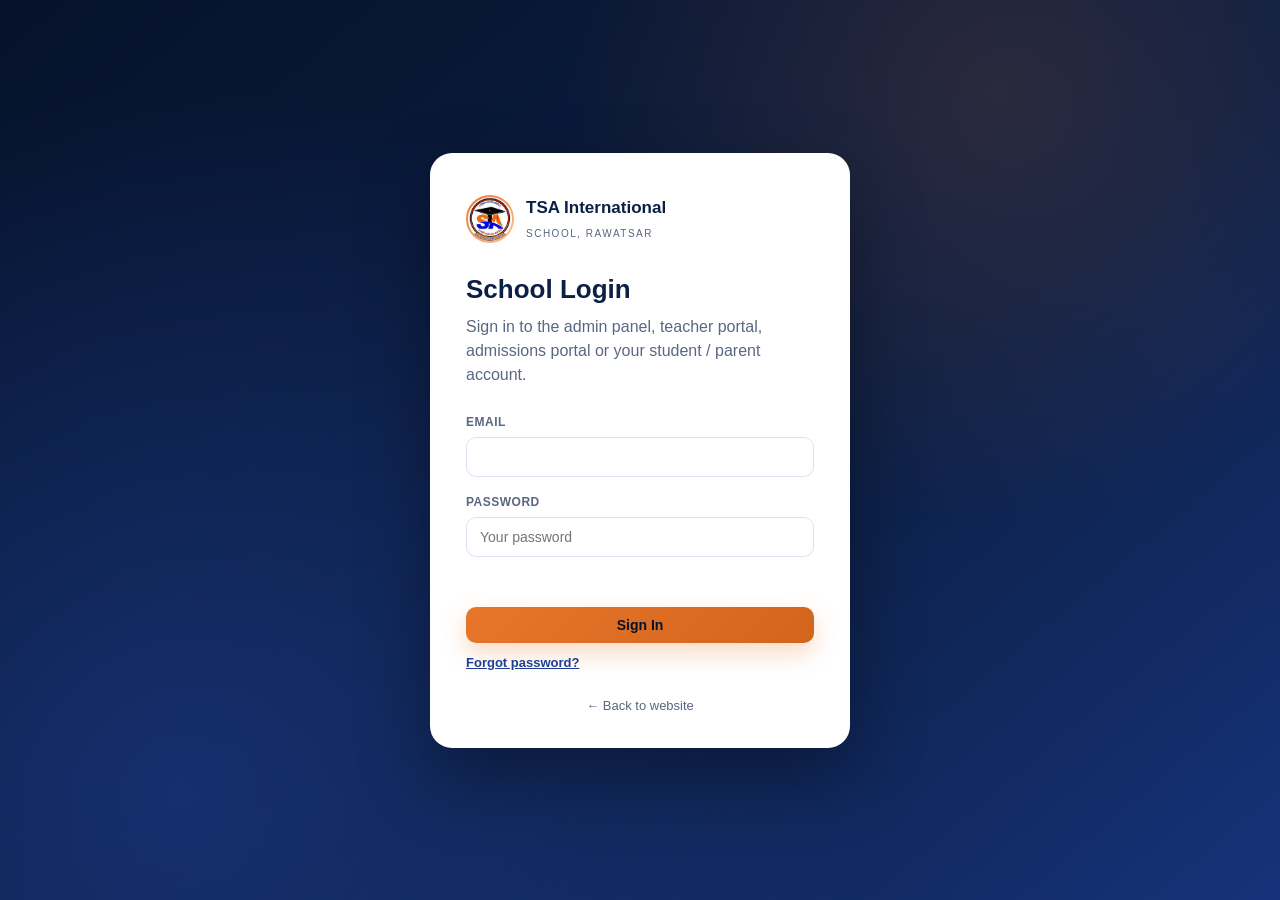
<file: frontend/admin/index.html>
<!DOCTYPE html>
<html lang="en">
<head>
    <meta charset="UTF-8">
    <meta name="viewport" content="width=device-width, initial-scale=1.0">
    <meta name="robots" content="noindex, nofollow">
    <title>School Login — TSA International School, Rawatsar, Rajasthan</title>
    <link rel="icon" href="../assets/favicon.png" type="image/png">
    <link rel="stylesheet" href="admin.css">
</head>
<body class="login-page">

    <main class="login-card">
        <div class="login-brand">
            <img src="../assets/tsa-logo-256.jpg" alt="TSA International School logo" class="logo-icon logo-img">
            <span>
                <strong>TSA International</strong>
                <small>School, Rawatsar</small>
            </span>
        </div>

        <h1>School Login</h1>
        <p>Sign in to the admin panel, teacher portal, admissions portal or your student / parent account.</p>

        <form id="loginForm" novalidate>
            <label class="field">
                <span>Email</span>
                <input type="email" id="email" name="email" required
                       autocomplete="username">
            </label>

            <label class="field">
                <span>Password</span>
                <input type="password" id="password" name="password" required
                       autocomplete="current-password" placeholder="Your password">
            </label>

            <p class="form-error" id="error" role="alert"></p>

            <button type="submit" class="btn primary" id="submitBtn">Sign In</button>
            <button type="button" class="forgot-link" data-forgot-password>Forgot password?</button>
        </form>

        <a class="login-back" href="../index.html">← Back to website</a>
    </main>

    <script src="../config.js"></script>
    <script src="../password-reset.js"></script>
    <script src="login.js"></script>
</body>
</html>
</file>
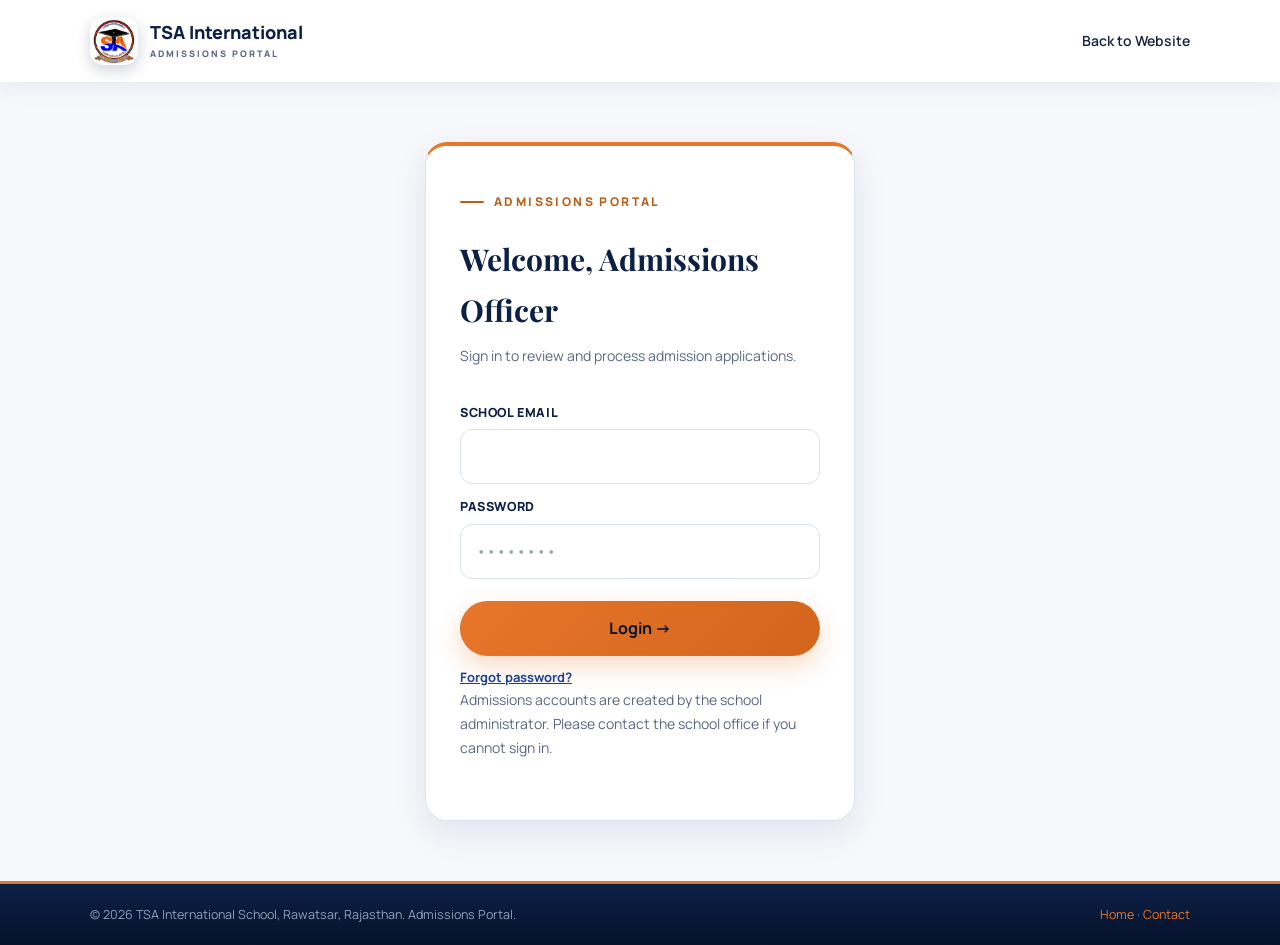
<file: frontend/admissions-portal.html>
<!DOCTYPE html>
<html lang="en">
<head>
    <meta charset="UTF-8">
    <meta name="viewport" content="width=device-width, initial-scale=1.0">
    <meta name="robots" content="noindex, nofollow">

    <meta name="description" content="Admissions portal — review and process admission applications for TSA International School, Rawatsar.">

    <title>Admissions Portal | TSA International School, Rawatsar, Rajasthan</title>

    <link rel="icon" href="assets/favicon.png" type="image/png">
    <link rel="stylesheet" href="style.css">
    <script src="config.js"></script>
    <script src="account.js"></script>
    <script src="password-reset.js"></script>
    <script src="admissions-portal.js" defer></script>
</head>
<body class="portal-page">

    <header class="navbar">
        <a href="index.html" class="logo">
            <img src="assets/tsa-logo-256.jpg" alt="TSA International School logo" class="logo-icon logo-img">
            <span>
                TSA International
                <small>ADMISSIONS PORTAL</small>
            </span>
        </a>

        <nav class="nav-links">
            <a href="index.html">Back to Website</a>
            <button class="nav-button" id="changePasswordBtn" hidden>Change Password</button>
            <button class="nav-button" id="logoutBtn" hidden>Logout</button>
        </nav>
    </header>

    <main>

        <!-- Login -->
        <section class="portal-login" id="loginView">
            <div class="portal-login-card">
                <span class="eyebrow">ADMISSIONS PORTAL</span>
                <h1>Welcome, Admissions Officer</h1>
                <p>Sign in to review and process admission applications.</p>

                <form id="loginForm" novalidate>
                    <label for="email">School Email</label>
                    <input id="email" type="email" autocomplete="username" required>

                    <label for="password">Password</label>
                    <input id="password" type="password" placeholder="••••••••" required>

                    <button type="submit" class="primary-button" id="loginBtn">Login →</button>
                    <p class="form-status" id="loginMessage"></p>
                    <button type="button" class="forgot-link" data-forgot-password>Forgot password?</button>
                </form>

                <p class="portal-hint">
                    Admissions accounts are created by the school administrator.
                    Please contact the school office if you cannot sign in.
                </p>
            </div>
        </section>

        <!-- Dashboard -->
        <section class="portal-dash" id="dashView" hidden>
            <div class="portal-hero">
                <div>
                    <span class="eyebrow">ADMISSIONS DASHBOARD</span>
                    <h1 id="welcomeName">Admissions</h1>
                    <p id="profileLine"></p>
                </div>
                <button class="secondary-button" id="refreshBtn">Refresh</button>
            </div>

            <div class="portal-stats" id="admissionStats"></div>

            <article class="portal-card">
                <h2>Applications</h2>

                <div class="portal-toolbar">
                    <div class="grow">
                        <label for="appSearch">Search</label>
                        <input id="appSearch" type="search" placeholder="Student, parent, email or phone">
                    </div>
                    <div>
                        <label for="appStatus">Status</label>
                        <select id="appStatus">
                            <option value="">All statuses</option>
                            <option value="new">New</option>
                            <option value="reviewing">Reviewing</option>
                            <option value="approved">Approved</option>
                            <option value="rejected">Rejected</option>
                        </select>
                    </div>
                    <button class="primary-button" id="appFilterBtn">Apply Filter</button>
                </div>

                <div id="applicationsList"></div>
            </article>
        </section>

    </main>

    <footer class="site-footer">
        <div class="footer-bottom" style="border-top:0;">
            <p>© <span id="year"></span> TSA International School, Rawatsar, Rajasthan. Admissions Portal.</p>
            <p><a href="index.html">Home</a> · <a href="contact.html">Contact</a></p>
        </div>
    </footer>

</body>
</html>
</file>
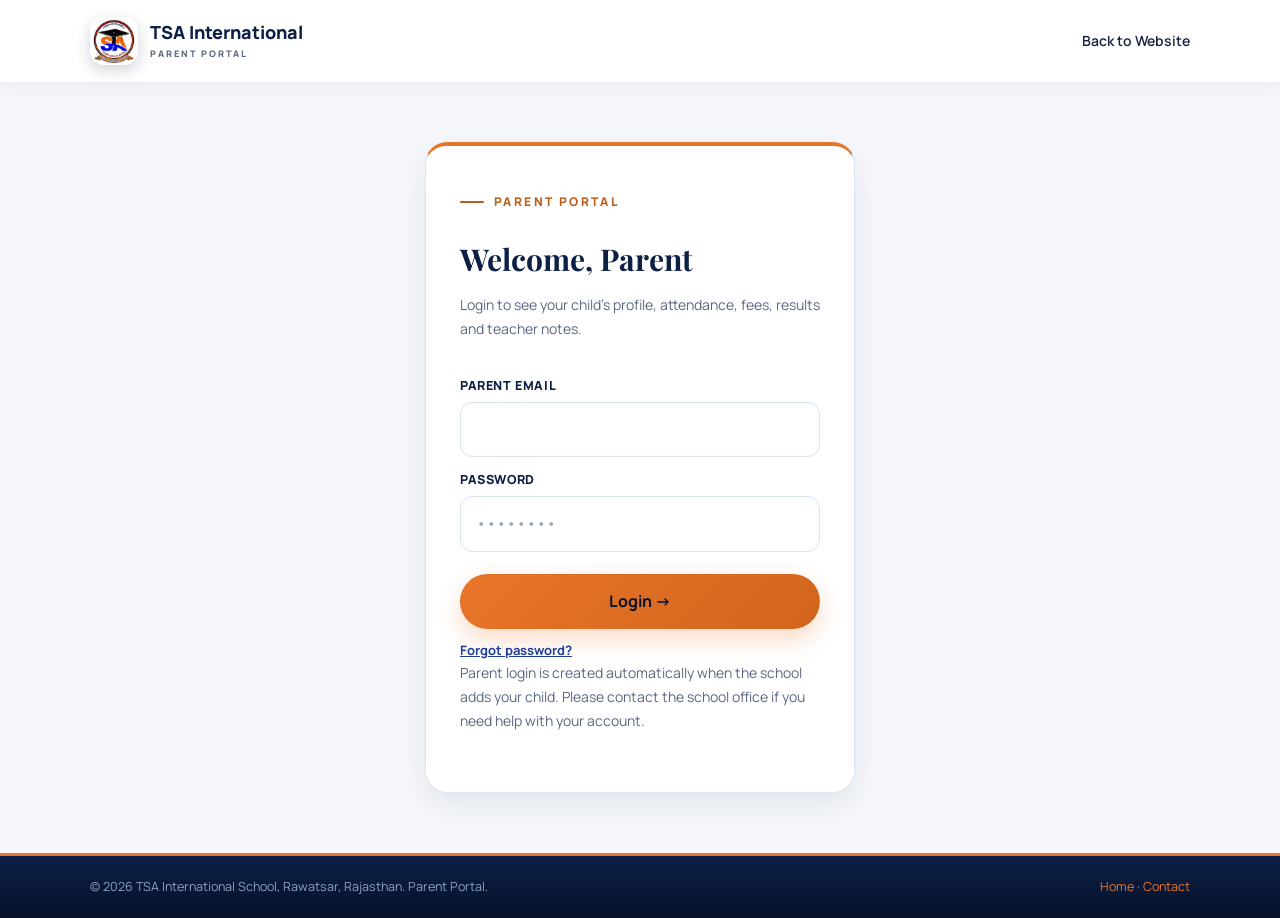
<file: frontend/parent.html>
<!DOCTYPE html>
<html lang="en">
<head>
    <meta charset="UTF-8">
    <meta name="viewport" content="width=device-width, initial-scale=1.0">

    <meta name="description" content="Parent portal — check your child's profile, attendance, fees, results, teacher notes and raise complaints.">

    <title>Parent Portal | TSA International School, Rawatsar, Rajasthan</title>

    <link rel="icon" href="assets/favicon.png" type="image/png">
    <link rel="stylesheet" href="style.css">
    <script src="config.js"></script>
    <script src="account.js"></script>
    <script src="password-reset.js"></script>
    <script src="parent.js" defer></script>
</head>
<body class="portal-page">

    <header class="navbar">
        <a href="index.html" class="logo">
            <img src="assets/tsa-logo-256.jpg" alt="TSA International School logo" class="logo-icon logo-img">
            <span>
                TSA International
                <small>PARENT PORTAL</small>
            </span>
        </a>

        <nav class="nav-links">
            <a href="index.html">Back to Website</a>
            <button class="nav-button" id="changePasswordBtn" hidden>Change Password</button>
            <button class="nav-button" id="logoutBtn" hidden>Logout</button>
        </nav>
    </header>

    <main>

        <!-- Login -->
        <section class="portal-login" id="loginView">
            <div class="portal-login-card">
                <span class="eyebrow">PARENT PORTAL</span>
                <h1>Welcome, Parent</h1>
                <p>Login to see your child's profile, attendance, fees, results and teacher notes.</p>

                <form id="loginForm" novalidate>
                    <label for="email">Parent Email</label>
                    <input id="email" type="email" autocomplete="username" required>

                    <label for="password">Password</label>
                    <input id="password" type="password" placeholder="••••••••" required>

                    <button type="submit" class="primary-button" id="loginBtn">Login →</button>
                    <p class="form-status" id="loginMessage"></p>
                    <button type="button" class="forgot-link" data-forgot-password>Forgot password?</button>
                </form>

                <p class="portal-hint">
                    Parent login is created automatically when the school adds your child.
                    Please contact the school office if you need help with your account.
                </p>
            </div>
        </section>

        <!-- Dashboard -->
        <section class="portal-dash" id="dashView" hidden>
            <div class="portal-hero">
                <div>
                    <span class="eyebrow">PARENT DASHBOARD</span>
                    <h1 id="welcomeName">Parent</h1>
                    <p id="profileLine"></p>
                </div>
                <button class="secondary-button" id="refreshBtn">Refresh</button>
            </div>

            <div class="portal-stats" id="parentStats"></div>

            <div id="childrenWrap"></div>

            <article class="portal-card">
                <h2>Weekly Timetable</h2>
                <div id="timetableWrap"></div>
            </article>

            <div class="portal-grid">
                <article class="portal-card">
                    <h2>Apply for Leave</h2>
                    <p class="muted">Send a leave request to your child's teacher.</p>

                    <form id="leaveForm" novalidate>
                        <label for="leaveChild">Child</label>
                        <select id="leaveChild" required></select>

                        <label for="leaveFrom">From</label>
                        <input id="leaveFrom" type="date" required>

                        <label for="leaveTo">To</label>
                        <input id="leaveTo" type="date" required>

                        <label for="leaveReason">Reason</label>
                        <textarea id="leaveReason" rows="4" placeholder="Why does your child need leave?" required></textarea>

                        <button type="submit" class="primary-button" id="leaveBtn">Send Leave Request</button>
                        <p class="form-status" id="leaveStatusMsg"></p>
                    </form>
                </article>

                <article class="portal-card">
                    <h2>My Leave Requests</h2>
                    <div id="leaveList"></div>
                </article>
            </div>

            <div class="portal-grid">
                <article class="portal-card">
                    <h2>Raise a Complaint</h2>
                    <p class="muted">Send a complaint or concern to your child's teacher.</p>

                    <form id="complaintForm" novalidate>
                        <label for="complaintChild">Child</label>
                        <select id="complaintChild" required></select>

                        <label for="complaintSubject">Subject</label>
                        <input id="complaintSubject" type="text" placeholder="Short subject" required>

                        <label for="complaintMessage">Message</label>
                        <textarea id="complaintMessage" rows="4" placeholder="Describe your concern" required></textarea>

                        <button type="submit" class="primary-button" id="complaintBtn">Send Complaint</button>
                        <p class="form-status" id="complaintStatus"></p>
                    </form>
                </article>

                <article class="portal-card">
                    <h2>My Complaints</h2>
                    <div id="complaintsList"></div>
                </article>
            </div>

            <article class="portal-card">
                <h2>Notice Board</h2>
                <div id="noticesList"></div>
            </article>
        </section>

    </main>

    <footer class="site-footer">
        <div class="footer-bottom" style="border-top:0;">
            <p>© <span id="year"></span> TSA International School, Rawatsar, Rajasthan. Parent Portal.</p>
            <p><a href="index.html">Home</a> · <a href="contact.html">Contact</a></p>
        </div>
    </footer>

</body>
</html>
</file>
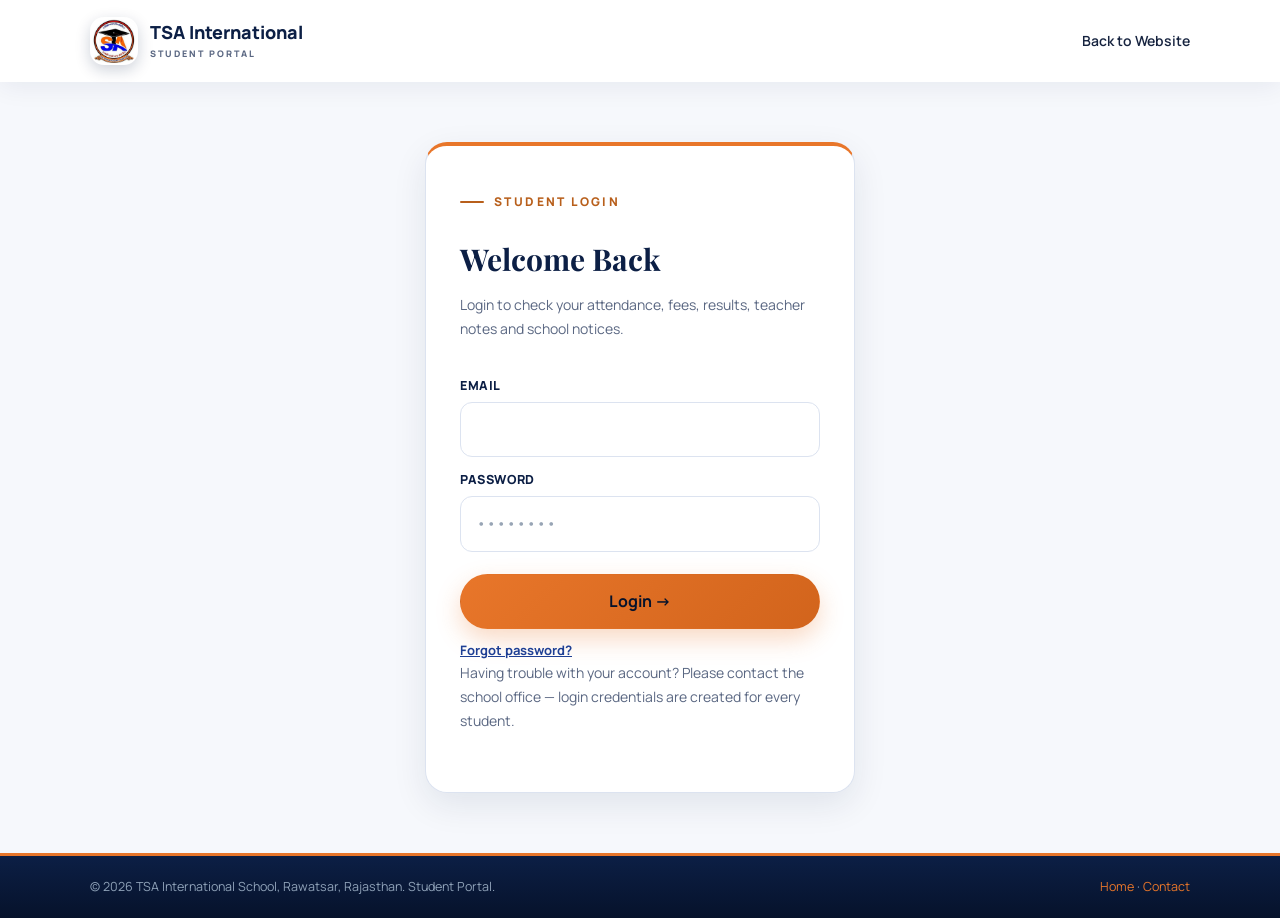
<file: frontend/portal.html>
<!DOCTYPE html>
<html lang="en">
<head>
    <meta charset="UTF-8">
    <meta name="viewport" content="width=device-width, initial-scale=1.0">

    <meta name="description" content="Student portal — attendance, fees, results and notices.">

    <title>Student Portal | TSA International School, Rawatsar, Rajasthan</title>
    <link rel="icon" href="assets/favicon.png" type="image/png">

    <link rel="stylesheet" href="style.css">
    <script src="config.js"></script>
    <script src="account.js"></script>
    <script src="password-reset.js"></script>
    <script src="portal.js" defer></script>
</head>
<body class="portal-page">

    <header class="navbar">
        <a href="index.html" class="logo">
            <img src="assets/tsa-logo-256.jpg" alt="TSA International School logo" class="logo-icon logo-img">
            <span>
                TSA International
                <small>STUDENT PORTAL</small>
            </span>
        </a>

        <nav class="nav-links">
            <a href="index.html">Back to Website</a>
            <button class="nav-button" id="changePasswordBtn" hidden>Change Password</button>
            <button class="nav-button" id="logoutBtn" hidden>Logout</button>
        </nav>
    </header>

    <main>

        <!-- Login -->
        <section class="portal-login" id="loginView">
            <div class="portal-login-card">
                <span class="eyebrow">STUDENT LOGIN</span>
                <h1>Welcome Back</h1>
                <p>Login to check your attendance, fees, results, teacher notes and school notices.</p>

                <form id="loginForm" novalidate>
                    <label for="email">Email</label>
                    <input id="email" type="email" autocomplete="username" required>

                    <label for="password">Password</label>
                    <input id="password" type="password" placeholder="••••••••" required>

                    <button type="submit" class="primary-button" id="loginBtn">Login →</button>
                    <p class="form-status" id="loginMessage"></p>
                    <button type="button" class="forgot-link" data-forgot-password>Forgot password?</button>
                </form>

                <p class="portal-hint">
                    Having trouble with your account? Please contact the school office —
                    login credentials are created for every student.
                </p>
            </div>
        </section>

        <!-- Dashboard -->
        <section class="portal-dash" id="dashView" hidden>
            <div class="portal-hero">
                <div>
                    <span class="eyebrow">MY DASHBOARD</span>
                    <h1 id="welcomeName">Student</h1>
                    <p id="profileLine"></p>
                </div>
                <button class="secondary-button" id="refreshBtn">Refresh</button>
            </div>

            <div class="portal-stats" id="portalStats"></div>

            <div class="portal-grid">
                <article class="portal-card">
                    <h2>Attendance</h2>
                    <div id="attendanceSummary"></div>
                    <div id="attendanceList"></div>
                </article>

                <article class="portal-card">
                    <h2>Fee Status</h2>
                    <div id="feesList"></div>
                </article>
            </div>

            <article class="portal-card">
                <h2>Exam Results</h2>
                <div id="resultsList"></div>
            </article>

            <article class="portal-card">
                <h2>Teacher Notes &amp; Homework</h2>
                <div id="notesList"></div>
            </article>

            <article class="portal-card">
                <h2>My Timetable</h2>
                <div id="timetableWrap"></div>
            </article>

            <article class="portal-card">
                <h2>Homework</h2>
                <p class="muted">Write your answer below and submit it to your teacher.</p>
                <div id="homeworkList"></div>
            </article>

            <article class="portal-card">
                <h2>My Leave Requests</h2>
                <div id="leaveWrap"></div>
            </article>

            <article class="portal-card">
                <h2>Notice Board</h2>
                <div id="noticesList"></div>
            </article>
        </section>

    </main>

    <footer class="site-footer">
        <div class="footer-bottom" style="border-top:0;">
            <p>© <span id="year"></span> TSA International School, Rawatsar, Rajasthan. Student Portal.</p>
            <p><a href="index.html">Home</a> · <a href="contact.html">Contact</a></p>
        </div>
    </footer>

</body>
</html>
</file>
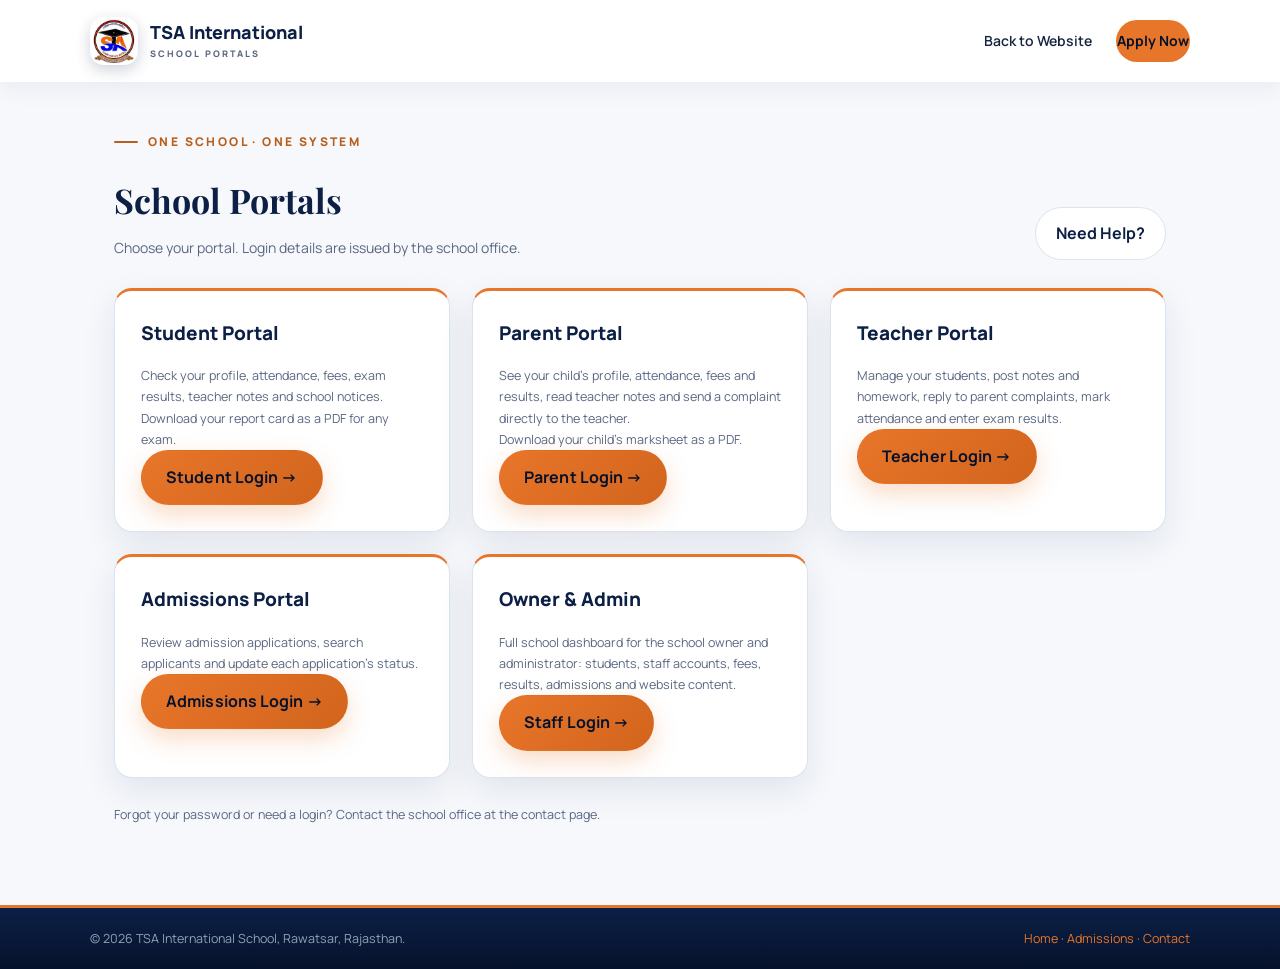
<file: frontend/portals.html>
<!DOCTYPE html>
<html lang="en">
<head>
    <meta charset="UTF-8">
    <meta name="viewport" content="width=device-width, initial-scale=1.0">

    <meta name="description" content="Portal access for students, parents, teachers, admissions officers and the school owner at TSA International School, Rawatsar.">

    <title>Portals | TSA International School, Rawatsar, Rajasthan</title>

    <link rel="icon" href="assets/favicon.png" type="image/png">
    <link rel="stylesheet" href="style.css">
</head>
<body class="portal-page">

    <header class="navbar">
        <a href="index.html" class="logo">
            <img src="assets/tsa-logo-256.jpg" alt="TSA International School logo" class="logo-icon logo-img">
            <span>
                TSA International
                <small>SCHOOL PORTALS</small>
            </span>
        </a>

        <nav class="nav-links">
            <a href="index.html">Back to Website</a>
            <a href="admissions.html" class="nav-button">Apply Now</a>
        </nav>
    </header>

    <main class="portal-dash">
        <div class="portal-hero">
            <div>
                <span class="eyebrow">ONE SCHOOL · ONE SYSTEM</span>
                <h1>School Portals</h1>
                <p>Choose your portal. Login details are issued by the school office.</p>
            </div>
            <a href="contact.html" class="secondary-button">Need Help?</a>
        </div>

        <div class="portal-grid">
            <article class="portal-card">
                <h2>Student Portal</h2>
                <p class="muted">Check your profile, attendance, fees, exam results, teacher notes and school notices.</p>
                <p class="muted">Download your report card as a PDF for any exam.</p>
                <a href="portal.html" class="primary-button">Student Login →</a>
            </article>

            <article class="portal-card">
                <h2>Parent Portal</h2>
                <p class="muted">See your child's profile, attendance, fees and results, read teacher notes and send a complaint directly to the teacher.</p>
                <p class="muted">Download your child's marksheet as a PDF.</p>
                <a href="parent.html" class="primary-button">Parent Login →</a>
            </article>

            <article class="portal-card">
                <h2>Teacher Portal</h2>
                <p class="muted">Manage your students, post notes and homework, reply to parent complaints, mark attendance and enter exam results.</p>
                <a href="teacher.html" class="primary-button">Teacher Login →</a>
            </article>

            <article class="portal-card">
                <h2>Admissions Portal</h2>
                <p class="muted">Review admission applications, search applicants and update each application's status.</p>
                <a href="admissions-portal.html" class="primary-button">Admissions Login →</a>
            </article>

            <article class="portal-card">
                <h2>Owner &amp; Admin</h2>
                <p class="muted">Full school dashboard for the school owner and administrator: students, staff accounts, fees, results, admissions and website content.</p>
                <a href="admin/index.html" class="primary-button">Staff Login →</a>
            </article>
        </div>

        <p class="portal-hint" style="margin-top:26px; max-width:100%;">
            Forgot your password or need a login? Contact the school office at
            <a href="contact.html">the contact page</a>.
        </p>
    </main>

    <footer class="site-footer">
        <div class="footer-bottom" style="border-top:0;">
            <p>© <span id="year"></span> TSA International School, Rawatsar, Rajasthan.</p>
            <p><a href="index.html">Home</a> · <a href="admissions.html">Admissions</a> · <a href="contact.html">Contact</a></p>
        </div>
    </footer>

    <script>document.getElementById("year").textContent = new Date().getFullYear();</script>
</body>
</html>
</file>
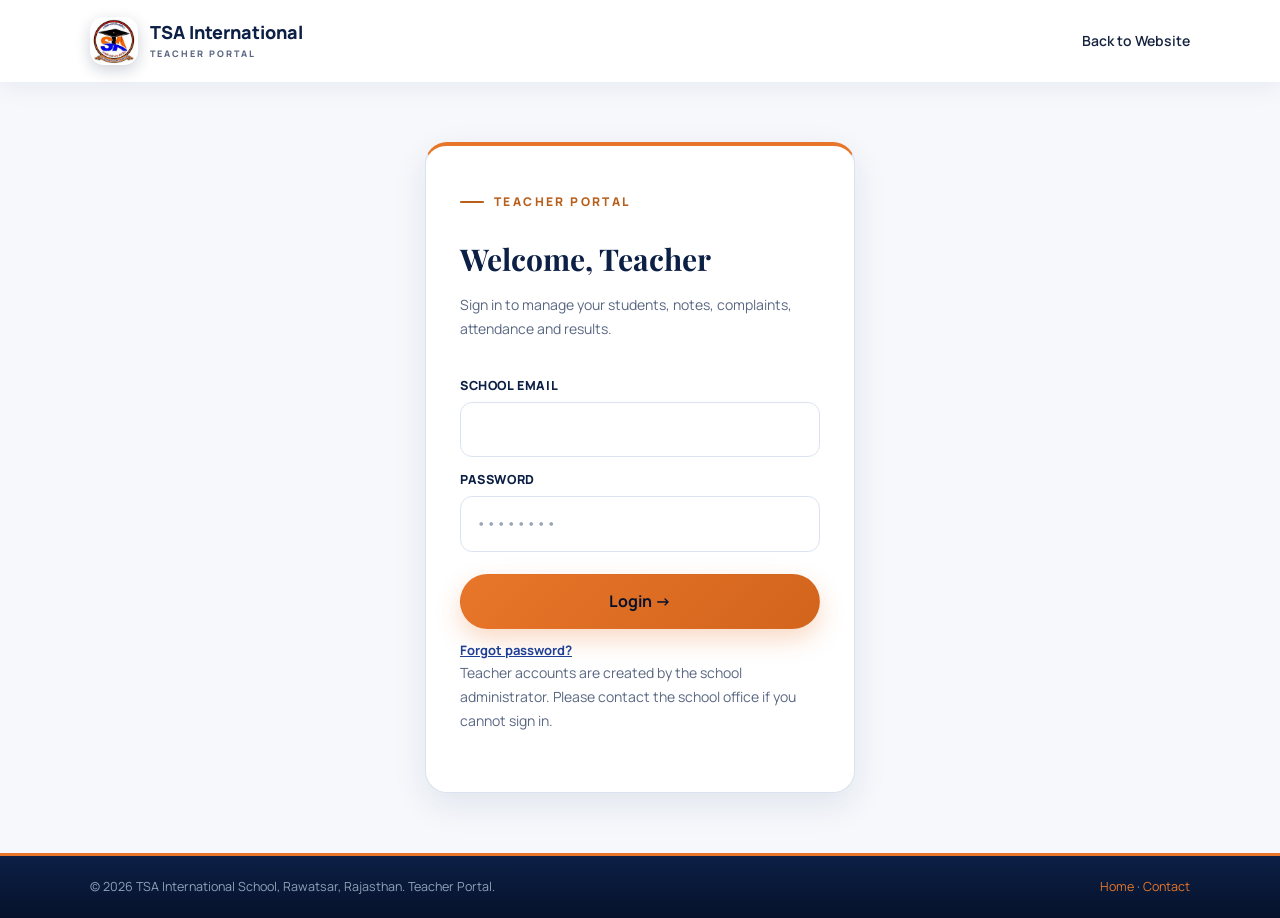
<file: frontend/teacher.html>
<!DOCTYPE html>
<html lang="en">
<head>
    <meta charset="UTF-8">
    <meta name="viewport" content="width=device-width, initial-scale=1.0">
    <meta name="robots" content="noindex, nofollow">

    <meta name="description" content="Teacher portal — manage students, post notes and homework, answer parent complaints, mark attendance and enter results.">

    <title>Teacher Portal | TSA International School, Rawatsar, Rajasthan</title>

    <link rel="icon" href="assets/favicon.png" type="image/png">
    <link rel="stylesheet" href="style.css">
    <script src="config.js"></script>
    <script src="account.js"></script>
    <script src="password-reset.js"></script>
    <script src="teacher.js" defer></script>
</head>
<body class="portal-page">

    <header class="navbar">
        <a href="index.html" class="logo">
            <img src="assets/tsa-logo-256.jpg" alt="TSA International School logo" class="logo-icon logo-img">
            <span>
                TSA International
                <small>TEACHER PORTAL</small>
            </span>
        </a>

        <nav class="nav-links">
            <a href="index.html">Back to Website</a>
            <button class="nav-button" id="changePasswordBtn" hidden>Change Password</button>
            <button class="nav-button" id="logoutBtn" hidden>Logout</button>
        </nav>
    </header>

    <main>

        <!-- Login -->
        <section class="portal-login" id="loginView">
            <div class="portal-login-card">
                <span class="eyebrow">TEACHER PORTAL</span>
                <h1>Welcome, Teacher</h1>
                <p>Sign in to manage your students, notes, complaints, attendance and results.</p>

                <form id="loginForm" novalidate>
                    <label for="email">School Email</label>
                    <input id="email" type="email" autocomplete="username" required>

                    <label for="password">Password</label>
                    <input id="password" type="password" placeholder="••••••••" required>

                    <button type="submit" class="primary-button" id="loginBtn">Login →</button>
                    <p class="form-status" id="loginMessage"></p>
                    <button type="button" class="forgot-link" data-forgot-password>Forgot password?</button>
                </form>

                <p class="portal-hint">
                    Teacher accounts are created by the school administrator.
                    Please contact the school office if you cannot sign in.
                </p>
            </div>
        </section>

        <!-- Dashboard -->
        <section class="portal-dash" id="dashView" hidden>
            <div class="portal-hero">
                <div>
                    <span class="eyebrow">TEACHER DASHBOARD</span>
                    <h1 id="welcomeName">Teacher</h1>
                    <p id="profileLine"></p>
                </div>
                <button class="secondary-button" id="refreshBtn">Refresh</button>
            </div>

            <nav class="portal-tabs" id="portalTabs">
                <button class="portal-tab active" data-tab="overview">Overview</button>
                <button class="portal-tab" data-tab="students">Students</button>
                <button class="portal-tab" data-tab="notes">Notes &amp; Homework</button>
                <button class="portal-tab" data-tab="complaints">Parent Complaints</button>
                <button class="portal-tab" data-tab="attendance">Attendance</button>
                <button class="portal-tab" data-tab="results">Exam Results</button>
                <button class="portal-tab" data-tab="timetable">Timetable</button>
                <button class="portal-tab" data-tab="leave">Leave Requests</button>
            </nav>

            <!-- Overview -->
            <section class="portal-section" data-panel="overview">
                <div class="portal-stats" id="teacherStats"></div>

                <div class="portal-grid">
                    <article class="portal-card">
                        <h2>Recent Notes</h2>
                        <div id="recentNotes"></div>
                    </article>

                    <article class="portal-card">
                        <h2>Open Complaints</h2>
                        <div id="recentComplaints"></div>
                    </article>
                </div>
            </section>

            <!-- Students -->
            <section class="portal-section" data-panel="students" hidden>
                <article class="portal-card">
                    <h2>Students</h2>
                    <div class="portal-toolbar">
                        <div>
                            <label for="studentSearch">Search</label>
                            <input id="studentSearch" type="search" placeholder="Name or admission no">
                        </div>
                        <div>
                            <label for="studentClass">Class</label>
                            <select id="studentClass"></select>
                        </div>
                        <button class="primary-button" id="studentSearchBtn">Search</button>
                    </div>
                    <div id="studentList"></div>
                </article>
            </section>

            <!-- Notes -->
            <section class="portal-section" data-panel="notes" hidden>
                <div class="portal-grid">
                    <article class="portal-card">
                        <h2>Post a Note</h2>
                        <p class="muted">Send homework, a class note or a personal remark to a student. Parents can see notes marked visible.</p>

                        <form id="noteForm" novalidate>
                            <label for="noteTarget">Send To</label>
                            <select id="noteTarget">
                                <option value="class">Entire class</option>
                                <option value="student">One student</option>
                            </select>

                            <label for="noteClass">Class</label>
                            <select id="noteClass" required></select>

                            <div id="noteStudentWrap" hidden>
                                <label for="noteStudent">Student</label>
                                <select id="noteStudent"></select>
                            </div>

                            <label for="noteCategory">Type</label>
                            <select id="noteCategory">
                                <option value="note">Note</option>
                                <option value="homework">Homework</option>
                                <option value="remark">Remark</option>
                            </select>

                            <label for="noteTitle">Title</label>
                            <input id="noteTitle" type="text" placeholder="e.g. Maths homework — Chapter 5" required>

                            <label for="noteMessage">Message</label>
                            <textarea id="noteMessage" rows="5" placeholder="Write the note or homework details" required></textarea>

                            <label style="display:flex; align-items:center; gap:8px; text-transform:none; letter-spacing:0; font-size:13px;">
                                <input id="noteVisible" type="checkbox" checked style="width:auto;">
                                Visible to parents
                            </label>

                            <button type="submit" class="primary-button" id="noteBtn">Post Note</button>
                            <p class="form-status" id="noteStatus"></p>
                        </form>
                    </article>

                    <article class="portal-card">
                        <h2>Posted Notes</h2>
                        <div id="notesList"></div>
                    </article>
                </div>

                <article class="portal-card" id="homeworkPanel" hidden style="margin-top:18px;">
                    <div class="portal-hero" style="margin-bottom:12px;">
                        <div>
                            <span class="eyebrow">HOMEWORK</span>
                            <h2 id="homeworkTitle" style="margin:4px 0 0;">Submissions</h2>
                        </div>
                        <button class="secondary-button" id="closeHomeworkBtn">Close</button>
                    </div>
                    <div id="homeworkBody"></div>
                </article>
            </section>

            <!-- Complaints -->
            <section class="portal-section" data-panel="complaints" hidden>
                <article class="portal-card">
                    <h2>Parent Complaints</h2>
                    <div class="portal-toolbar">
                        <div>
                            <label for="complaintFilter">Status</label>
                            <select id="complaintFilter">
                                <option value="">All</option>
                                <option value="open">Open</option>
                                <option value="answered">Answered</option>
                                <option value="closed">Closed</option>
                            </select>
                        </div>
                        <button class="primary-button" id="complaintFilterBtn">Filter</button>
                    </div>
                    <div id="complaintsList"></div>
                </article>
            </section>

            <!-- Attendance -->
            <section class="portal-section" data-panel="attendance" hidden>
                <article class="portal-card">
                    <h2>Mark Attendance</h2>
                    <div class="portal-toolbar">
                        <div>
                            <label for="attClass">Class</label>
                            <select id="attClass"></select>
                        </div>
                        <div>
                            <label for="attDay">Date</label>
                            <input id="attDay" type="date">
                        </div>
                        <button class="primary-button" id="attLoad">Load Class</button>
                    </div>
                    <div id="attList"></div>
                </article>
            </section>

            <!-- Results -->
            <section class="portal-section" data-panel="results" hidden>
                <article class="portal-card">
                    <h2>Enter Exam Results</h2>
                    <div class="portal-toolbar">
                        <div class="grow">
                            <label for="resExam">Exam Name</label>
                            <input id="resExam" type="text" placeholder="e.g. Mid-Term 2027">
                        </div>
                        <div>
                            <label for="resClass">Class</label>
                            <select id="resClass"></select>
                        </div>
                        <div>
                            <label for="resSubject">Subject</label>
                            <input id="resSubject" type="text" placeholder="e.g. Mathematics">
                        </div>
                        <div>
                            <label for="resTotal">Total Marks</label>
                            <input id="resTotal" type="number" min="1" value="100">
                        </div>
                        <button class="primary-button" id="resLoad">Load Students</button>
                    </div>
                    <div id="resList"></div>
                </article>
            </section>
            <!-- Timetable -->
            <section class="portal-section" data-panel="timetable" hidden>
                <article class="portal-card">
                    <h2>Class Timetable</h2>
                    <div class="portal-toolbar">
                        <div>
                            <label for="ttViewClass">Class</label>
                            <select id="ttViewClass"></select>
                        </div>
                        <button class="primary-button" id="ttViewLoad">Load Timetable</button>
                    </div>
                    <div id="ttViewBody"></div>
                </article>
            </section>

            <!-- Leave Requests -->
            <section class="portal-section" data-panel="leave" hidden>
                <article class="portal-card">
                    <h2>Parent Leave Requests</h2>
                    <div class="portal-toolbar">
                        <div>
                            <label for="leaveStatus">Status</label>
                            <select id="leaveStatus">
                                <option value="pending">Pending</option>
                                <option value="">All</option>
                                <option value="approved">Approved</option>
                                <option value="rejected">Rejected</option>
                            </select>
                        </div>
                        <button class="primary-button" id="leaveLoad">Load</button>
                    </div>
                    <div id="teacherLeaveList"></div>
                </article>
            </section>
        </section>

    </main>

    <footer class="site-footer">
        <div class="footer-bottom" style="border-top:0;">
            <p>© <span id="year"></span> TSA International School, Rawatsar, Rajasthan. Teacher Portal.</p>
            <p><a href="index.html">Home</a> · <a href="contact.html">Contact</a></p>
        </div>
    </footer>

</body>
</html>
</file>
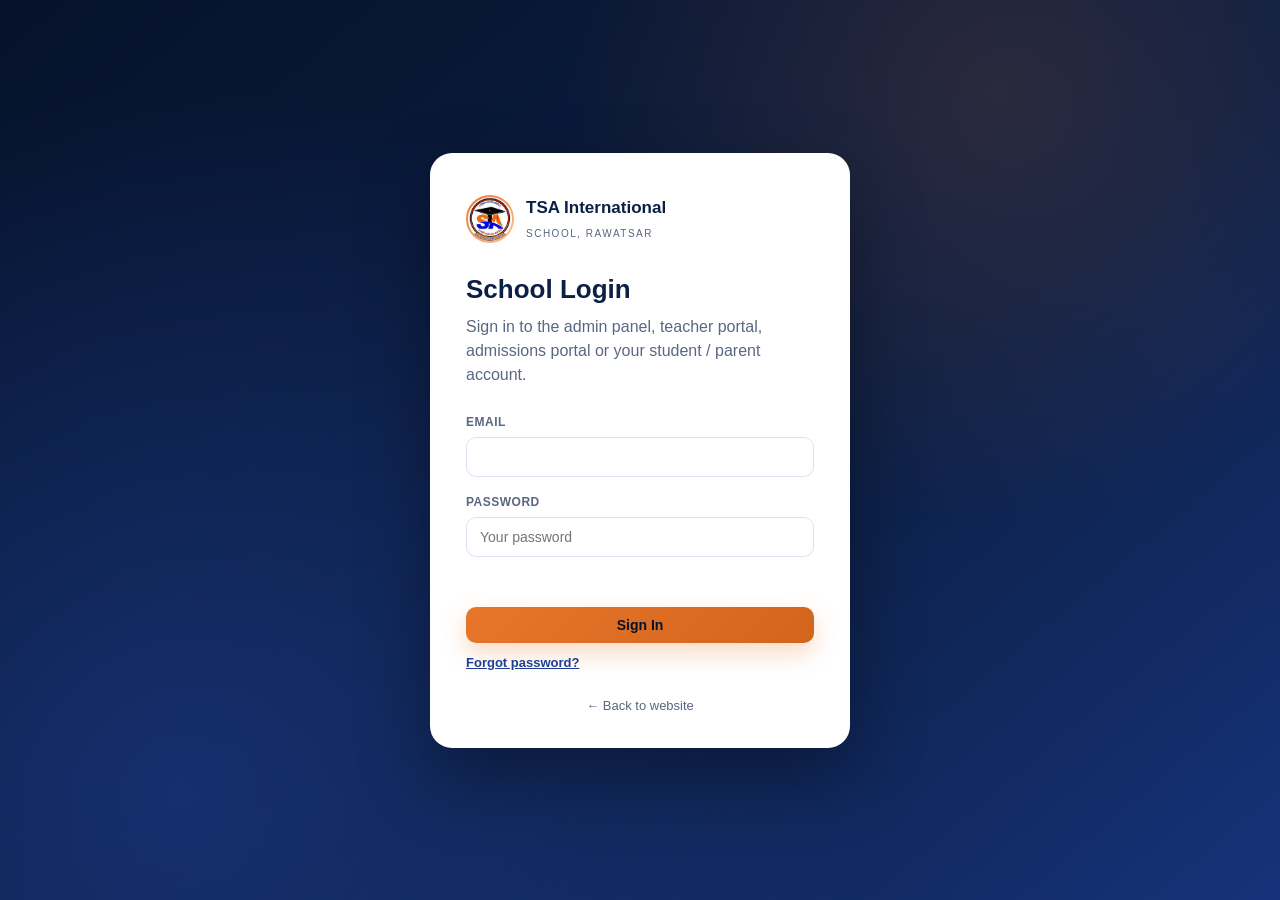
<file: frontend/admin/dashboard.html>
<!DOCTYPE html>
<html lang="en">
<head>
    <meta charset="UTF-8">
    <meta name="viewport" content="width=device-width, initial-scale=1.0">
    <meta name="robots" content="noindex, nofollow">
    <title>Admin Dashboard — TSA International School, Rawatsar, Rajasthan</title>
    <link rel="icon" href="../assets/favicon.png" type="image/png">
    <link rel="stylesheet" href="admin.css">
</head>
<body class="admin">

    <aside class="sidebar" id="sidebar">
        <div class="sidebar-brand">
            <img src="../assets/tsa-logo-256.jpg" alt="TSA International School logo" class="logo-icon logo-img">
            <span>
                <strong>TSA International</strong>
                <small>Admin Panel</small>
            </span>
        </div>

        <nav class="nav" id="mainNav">
            <button class="nav-item active" data-view="dashboard">
                <svg viewBox="0 0 24 24" fill="none" stroke="currentColor" stroke-width="1.8" stroke-linecap="round" stroke-linejoin="round"><rect x="3" y="3" width="7" height="7"/><rect x="14" y="3" width="7" height="7"/><rect x="3" y="14" width="7" height="7"/><rect x="14" y="14" width="7" height="7"/></svg>
                Dashboard
            </button>
            <button class="nav-item" data-view="admissions">
                <svg viewBox="0 0 24 24" fill="none" stroke="currentColor" stroke-width="1.8" stroke-linecap="round" stroke-linejoin="round"><path d="M16 21v-2a4 4 0 0 0-4-4H6a4 4 0 0 0-4 4v2"/><circle cx="9" cy="7" r="4"/><path d="M19 8v6M22 11h-6"/></svg>
                Admissions
            </button>
            <button class="nav-item" data-view="messages">
                <svg viewBox="0 0 24 24" fill="none" stroke="currentColor" stroke-width="1.8" stroke-linecap="round" stroke-linejoin="round"><rect x="3" y="5" width="18" height="14" rx="2"/><path d="m3 7 9 6 9-6"/></svg>
                Messages
            </button>
            <button class="nav-item" data-view="news">
                <svg viewBox="0 0 24 24" fill="none" stroke="currentColor" stroke-width="1.8" stroke-linecap="round" stroke-linejoin="round"><path d="M4 4h16v16H4z"/><path d="M8 8h8M8 12h8M8 16h5"/></svg>
                News
            </button>
            <button class="nav-item" data-view="notices">
                <svg viewBox="0 0 24 24" fill="none" stroke="currentColor" stroke-width="1.8" stroke-linecap="round" stroke-linejoin="round"><path d="M18 8a6 6 0 0 0-12 0c0 7-3 7-3 9h18c0-2-3-2-3-9"/><path d="M10 21h4"/></svg>
                Notices
            </button>
            <button class="nav-item" data-view="events">
                <svg viewBox="0 0 24 24" fill="none" stroke="currentColor" stroke-width="1.8" stroke-linecap="round" stroke-linejoin="round"><rect x="3" y="5" width="18" height="16" rx="2"/><path d="M16 3v4M8 3v4M3 11h18"/></svg>
                Events
            </button>
            <button class="nav-item" data-view="gallery">
                <svg viewBox="0 0 24 24" fill="none" stroke="currentColor" stroke-width="1.8" stroke-linecap="round" stroke-linejoin="round"><rect x="3" y="3" width="18" height="18" rx="2"/><circle cx="9" cy="9" r="2"/><path d="m21 15-5-5L5 21"/></svg>
                Gallery
            </button>
            <button class="nav-item" data-view="faculty">
                <svg viewBox="0 0 24 24" fill="none" stroke="currentColor" stroke-width="1.8" stroke-linecap="round" stroke-linejoin="round"><path d="M17 21v-2a4 4 0 0 0-4-4H5a4 4 0 0 0-4 4v2"/><circle cx="9" cy="7" r="4"/><path d="M23 21v-2a4 4 0 0 0-3-3.87"/><path d="M16 3.13a4 4 0 0 1 0 7.75"/></svg>
                Faculty
            </button>
            <div class="nav-divider"></div>
            <button class="nav-item" data-view="students">
                <svg viewBox="0 0 24 24" fill="none" stroke="currentColor" stroke-width="1.8" stroke-linecap="round" stroke-linejoin="round"><path d="M22 10v6M2 10l10-5 10 5-10 5z"/><path d="M6 12v5c3 3 9 3 12 0v-5"/></svg>
                Students
            </button>
            <button class="nav-item" data-view="attendance">
                <svg viewBox="0 0 24 24" fill="none" stroke="currentColor" stroke-width="1.8" stroke-linecap="round" stroke-linejoin="round"><path d="M9 11l3 3L22 4"/><path d="M21 12v7a2 2 0 0 1-2 2H5a2 2 0 0 1-2-2V5a2 2 0 0 1 2-2h11"/></svg>
                Attendance
            </button>
            <button class="nav-item" data-view="fees">
                <svg viewBox="0 0 24 24" fill="none" stroke="currentColor" stroke-width="1.8" stroke-linecap="round" stroke-linejoin="round"><rect x="2" y="5" width="20" height="14" rx="2"/><path d="M2 10h20"/><path d="M6 15h4"/></svg>
                Fees
            </button>
            <button class="nav-item" data-view="results">
                <svg viewBox="0 0 24 24" fill="none" stroke="currentColor" stroke-width="1.8" stroke-linecap="round" stroke-linejoin="round"><path d="M14 2H6a2 2 0 0 0-2 2v16a2 2 0 0 0 2 2h12a2 2 0 0 0 2-2V8z"/><path d="M14 2v6h6"/><path d="M9 15l2 2 4-4"/></svg>
                Results
            </button>
            <button class="nav-item" data-view="timetable">
                <svg viewBox="0 0 24 24" fill="none" stroke="currentColor" stroke-width="1.8" stroke-linecap="round" stroke-linejoin="round"><rect x="3" y="5" width="18" height="16" rx="2"/><path d="M16 3v4M8 3v4M3 11h18M9 16h2M14 16h2"/></svg>
                Timetable
            </button>
            <button class="nav-item" data-view="leave">
                <svg viewBox="0 0 24 24" fill="none" stroke="currentColor" stroke-width="1.8" stroke-linecap="round" stroke-linejoin="round"><path d="M9 11l3 3L22 4"/><path d="M21 12v7a2 2 0 0 1-2 2H5a2 2 0 0 1-2-2V5a2 2 0 0 1 2-2h11"/></svg>
                Leave Requests
            </button>
            <button class="nav-item" data-view="accounts">
                <svg viewBox="0 0 24 24" fill="none" stroke="currentColor" stroke-width="1.8" stroke-linecap="round" stroke-linejoin="round"><path d="M16 21v-2a4 4 0 0 0-4-4H6a4 4 0 0 0-4 4v2"/><circle cx="9" cy="7" r="4"/><path d="M19 8v6M22 11h-6"/></svg>
                Accounts
            </button>
            <button class="nav-item" data-view="settings">
                <svg viewBox="0 0 24 24" fill="none" stroke="currentColor" stroke-width="1.8" stroke-linecap="round" stroke-linejoin="round"><circle cx="12" cy="12" r="3"/><path d="M19.4 15a1.65 1.65 0 0 0 .33 1.82l.06.06a2 2 0 1 1-2.83 2.83l-.06-.06a1.65 1.65 0 0 0-1.82-.33 1.65 1.65 0 0 0-1 1.51V21a2 2 0 1 1-4 0v-.09a1.65 1.65 0 0 0-1-1.51 1.65 1.65 0 0 0-1.82.33l-.06.06a2 2 0 1 1-2.83-2.83l.06-.06a1.65 1.65 0 0 0 .33-1.82 1.65 1.65 0 0 0-1.51-1H3a2 2 0 1 1 0-4h.09a1.65 1.65 0 0 0 1.51-1 1.65 1.65 0 0 0-.33-1.82l-.06-.06a2 2 0 1 1 2.83-2.83l.06.06a1.65 1.65 0 0 0 1.82.33h0a1.65 1.65 0 0 0 1-1.51V3a2 2 0 1 1 4 0v.09a1.65 1.65 0 0 0 1 1.51h0a1.65 1.65 0 0 0 1.82-.33l.06-.06a2 2 0 1 1 2.83 2.83l-.06.06a1.65 1.65 0 0 0-.33 1.82v0a1.65 1.65 0 0 0 1.51 1H21a2 2 0 1 1 0 4h-.09a1.65 1.65 0 0 0-1.51 1z"/></svg>
                Site Settings
            </button>
        </nav>

        <div class="nav-divider"></div>

        <nav class="nav">
            <button class="nav-item" id="changePasswordBtn">
                <svg viewBox="0 0 24 24" fill="none" stroke="currentColor" stroke-width="1.8" stroke-linecap="round" stroke-linejoin="round"><rect x="3" y="11" width="18" height="11" rx="2"/><path d="M7 11V7a5 5 0 0 1 10 0v4"/></svg>
                Change Password
            </button>
            <button class="nav-item" id="logoutBtn">
                <svg viewBox="0 0 24 24" fill="none" stroke="currentColor" stroke-width="1.8" stroke-linecap="round" stroke-linejoin="round"><path d="M9 21H5a2 2 0 0 1-2-2V5a2 2 0 0 1 2-2h4"/><path d="m16 17 5-5-5-5"/><path d="M21 12H9"/></svg>
                Sign Out
            </button>
        </nav>

        <div class="sidebar-foot">
            TSA School CMS · v2.0
        </div>
    </aside>

    <div class="main">
        <header class="topbar">
            <button class="menu-btn" id="menuBtn" aria-label="Toggle menu">☰</button>
            <h1 id="pageTitle">Dashboard</h1>
            <div class="spacer"></div>
            <div class="user-chip">
                <span class="avatar" id="avatar">A</span>
                <span class="name" id="userName">Admin</span>
            </div>
        </header>

        <main class="content" id="view"></main>
    </div>

    <script src="../config.js"></script>
    <script src="../account.js"></script>
    <script src="admin.js"></script>
</body>
</html>
</file>
<file: frontend/admin/admin.css>
/* =========================================================
   TSA International School, Rawatsar — Admin Panel
   ========================================================= */

:root {
    --navy: #0c1f45;
    --navy-dark: #06122b;
    --blue: #1e3f94;
    --blue-light: #e9eef9;
    --gold: #e8762a;
    --gold-light: #f7c7a2;
    --light: #f6f8fc;
    --white: #ffffff;
    --text: #16233f;
    --muted: #5a6782;
    --border: #dce3f0;
    --green: #1f9d63;
    --green-bg: #e6f6ee;
    --red: #d64545;
    --red-bg: #fdecec;
    --shadow: 0 12px 35px rgba(12, 31, 69, 0.09);
    --radius: 16px;
    --sidebar: 264px;
}

* {
    box-sizing: border-box;
}

.logo-img {
    object-fit: cover;
    background: #fff;
    padding: 2px;
}

body {
    margin: 0;
    font-family: Arial, Helvetica, sans-serif;
    color: var(--text);
    background: var(--light);
    line-height: 1.5;
}

h1, h2, h3, p {
    margin-top: 0;
}

a {
    color: var(--blue);
}

button {
    font-family: inherit;
}

/* ---------- Login ---------- */
.login-page {
    min-height: 100vh;
    display: grid;
    place-items: center;
    background:
        radial-gradient(circle at 78% 10%, rgba(232, 118, 42, 0.14), transparent 34%),
        radial-gradient(circle at 14% 88%, rgba(30, 63, 148, 0.55), transparent 52%),
        linear-gradient(140deg, var(--navy-dark) 0%, var(--navy) 58%, #16337a 100%);
    padding: 24px;
}

.login-card {
    width: 100%;
    max-width: 420px;
    background: var(--white);
    border-radius: 22px;
    padding: 42px 36px 32px;
    box-shadow: 0 30px 70px rgba(0, 0, 0, 0.35);
}

.login-brand {
    display: flex;
    align-items: center;
    gap: 12px;
    margin-bottom: 26px;
}

.login-brand .logo-icon {
    width: 48px;
    height: 48px;
    border-radius: 50%;
    background: linear-gradient(135deg, var(--gold), var(--gold-light));
    color: var(--navy);
    display: grid;
    place-items: center;
    font-weight: 800;
    font-size: 22px;
}

.login-brand strong {
    display: block;
    color: var(--navy);
    font-size: 17px;
}

.login-brand small {
    color: var(--muted);
    font-size: 10px;
    letter-spacing: 1.5px;
    text-transform: uppercase;
}

.login-card h1 {
    font-size: 26px;
    color: var(--navy);
    margin-bottom: 6px;
}

.login-card > p {
    color: var(--muted);
    margin-bottom: 26px;
}

.login-card .field {
    margin-bottom: 16px;
}

.login-card .btn {
    width: 100%;
    margin-top: 6px;
}

.login-card .btn.primary {
    background: linear-gradient(135deg, var(--gold), #d2641c);
    color: var(--navy-dark);
    box-shadow: 0 10px 24px rgba(232, 118, 42, 0.28);
}

.login-card .btn.primary:hover {
    background: linear-gradient(135deg, #f08a41, var(--gold));
}

.login-back {
    display: block;
    text-align: center;
    margin-top: 22px;
    font-size: 13px;
    color: var(--muted);
    text-decoration: none;
}

.login-back:hover {
    color: var(--blue);
}

.form-error {
    min-height: 20px;
    color: var(--red);
    font-size: 13px;
    margin: 4px 0 8px;
}

/* ---------- Layout ---------- */
.admin {
    min-height: 100vh;
}

.sidebar {
    position: fixed;
    inset: 0 auto 0 0;
    width: var(--sidebar);
    background: linear-gradient(180deg, var(--navy), var(--navy-dark));
    color: #dbe6f3;
    display: flex;
    flex-direction: column;
    padding: 24px 18px;
    z-index: 40;
    overflow-y: auto;
}

.sidebar-brand {
    display: flex;
    align-items: center;
    gap: 12px;
    padding: 0 8px 22px;
    border-bottom: 1px solid rgba(255, 255, 255, 0.08);
    margin-bottom: 18px;
}

.sidebar-brand .logo-icon {
    width: 42px;
    height: 42px;
    flex: 0 0 42px;
    border-radius: 50%;
    background: linear-gradient(135deg, var(--gold), var(--gold-light));
    color: var(--navy);
    display: grid;
    place-items: center;
    font-weight: 800;
    font-size: 19px;
}

.sidebar-brand strong {
    display: block;
    color: var(--white);
    font-size: 15px;
    line-height: 1.2;
}

.sidebar-brand small {
    color: #9db2ca;
    font-size: 9px;
    letter-spacing: 1.4px;
    text-transform: uppercase;
}

.nav {
    display: flex;
    flex-direction: column;
    gap: 4px;
}

.nav-item {
    display: flex;
    align-items: center;
    gap: 12px;
    width: 100%;
    padding: 11px 14px;
    border: 0;
    border-radius: 10px;
    background: transparent;
    color: #c2d1e2;
    font-size: 14px;
    text-align: left;
    cursor: pointer;
    transition: background 0.2s ease, color 0.2s ease;
}

.nav-item svg {
    width: 18px;
    height: 18px;
    flex: 0 0 18px;
    opacity: 0.85;
}

.nav-item:hover {
    background: rgba(255, 255, 255, 0.07);
    color: var(--white);
}

.nav-item.active {
    background: linear-gradient(90deg, rgba(232, 118, 42, 0.26), rgba(232, 118, 42, 0.05));
    color: #ffd3b3;
    box-shadow: inset 3px 0 0 var(--gold);
}

.nav-divider {
    height: 1px;
    background: rgba(255, 255, 255, 0.08);
    margin: 14px 6px;
}

.sidebar-foot {
    margin-top: auto;
    padding-top: 18px;
    font-size: 11px;
    color: #7f95ae;
}

/* ---------- Main ---------- */
.main {
    margin-left: var(--sidebar);
    min-height: 100vh;
    display: flex;
    flex-direction: column;
}

.topbar {
    position: sticky;
    top: 0;
    z-index: 30;
    display: flex;
    align-items: center;
    gap: 16px;
    padding: 16px 32px;
    background: rgba(255, 255, 255, 0.95);
    backdrop-filter: blur(8px);
    border-bottom: 1px solid var(--border);
}

.menu-btn {
    display: none;
    width: 40px;
    height: 40px;
    border: 1px solid var(--border);
    border-radius: 10px;
    background: var(--white);
    font-size: 18px;
    cursor: pointer;
}

.topbar h1 {
    font-size: 20px;
    color: var(--navy);
    margin: 0;
}

.topbar .spacer {
    flex: 1;
}

.user-chip {
    display: flex;
    align-items: center;
    gap: 10px;
    font-size: 13px;
    color: var(--muted);
}

.avatar {
    width: 38px;
    height: 38px;
    border-radius: 50%;
    background: var(--blue-light);
    color: var(--navy);
    display: grid;
    place-items: center;
    font-weight: 700;
}

.content {
    padding: 28px 32px 60px;
    max-width: 1280px;
    width: 100%;
}

.page-head {
    display: flex;
    align-items: flex-end;
    justify-content: space-between;
    gap: 16px;
    flex-wrap: wrap;
    margin-bottom: 22px;
}

.page-head h2 {
    font-size: 23px;
    color: var(--navy);
    margin-bottom: 4px;
}

.page-head p {
    color: var(--muted);
    font-size: 13px;
    margin: 0;
}

/* ---------- Cards ---------- */
.card {
    background: var(--white);
    border: 1px solid var(--border);
    border-radius: var(--radius);
    box-shadow: var(--shadow);
}

.stat-grid {
    display: grid;
    grid-template-columns: repeat(auto-fit, minmax(215px, 1fr));
    gap: 18px;
    margin-bottom: 26px;
}

.stat-card {
    padding: 20px 22px;
    display: flex;
    align-items: center;
    gap: 16px;
}

.stat-icon {
    width: 48px;
    height: 48px;
    border-radius: 14px;
    display: grid;
    place-items: center;
    font-size: 20px;
    flex: 0 0 48px;
}

.stat-icon.navy { background: var(--blue-light); color: var(--blue); }
.stat-icon.gold { background: #fdf0e5; color: #b85f1b; }
.stat-icon.green { background: var(--green-bg); color: var(--green); }
.stat-icon.red { background: var(--red-bg); color: var(--red); }

.stat-card > div {
    min-width: 0;
}

.stat-card strong {
    display: block;
    font-size: 25px;
    color: var(--navy);
    line-height: 1.1;
    white-space: nowrap;
}

.stat-card span {
    font-size: 12px;
    color: var(--muted);
    text-transform: uppercase;
    letter-spacing: 0.6px;
}

.section-grid {
    display: grid;
    grid-template-columns: 1.4fr 1fr;
    gap: 22px;
}

@media (max-width: 1024px) {
    .section-grid {
        grid-template-columns: 1fr;
    }
}

.card-head {
    display: flex;
    align-items: center;
    justify-content: space-between;
    gap: 12px;
    padding: 18px 22px;
    border-bottom: 1px solid var(--border);
}

.card-head h3 {
    font-size: 16px;
    color: var(--navy);
    margin: 0;
}

.card-body {
    padding: 20px 22px;
}

/* ---------- Tables ---------- */
.table-wrap {
    overflow-x: auto;
}

table {
    width: 100%;
    border-collapse: collapse;
    font-size: 14px;
}

th {
    text-align: left;
    padding: 12px 18px;
    background: #f8fafd;
    color: var(--muted);
    font-size: 11px;
    text-transform: uppercase;
    letter-spacing: 0.8px;
    border-bottom: 1px solid var(--border);
    white-space: nowrap;
}

td {
    padding: 13px 18px;
    border-bottom: 1px solid var(--border);
    vertical-align: middle;
}

tbody tr:last-child td {
    border-bottom: 0;
}

tbody tr:hover {
    background: #fafcff;
}

.cell-title {
    font-weight: 700;
    color: var(--navy);
}

.cell-sub {
    display: block;
    font-size: 12px;
    color: var(--muted);
    margin-top: 2px;
}

.thumb {
    width: 54px;
    height: 40px;
    object-fit: cover;
    border-radius: 8px;
    border: 1px solid var(--border);
    background: var(--light);
}

.empty {
    padding: 34px 20px;
    text-align: center;
    color: var(--muted);
    font-size: 14px;
}

/* ---------- Badges ---------- */
.badge {
    display: inline-block;
    padding: 4px 10px;
    border-radius: 999px;
    font-size: 11px;
    font-weight: 700;
    letter-spacing: 0.4px;
    text-transform: uppercase;
    white-space: nowrap;
}

.badge.new { background: #fdf0e5; color: #b85f1b; }
.badge.reviewing { background: var(--blue-light); color: var(--blue); }
.badge.approved, .badge.ok { background: var(--green-bg); color: var(--green); }
.badge.rejected { background: var(--red-bg); color: var(--red); }
.badge.muted { background: #eef2f7; color: var(--muted); }

/* ---------- Buttons ---------- */
.btn {
    display: inline-flex;
    align-items: center;
    justify-content: center;
    gap: 8px;
    padding: 10px 18px;
    border: 0;
    border-radius: 10px;
    font-size: 14px;
    font-weight: 700;
    cursor: pointer;
    text-decoration: none;
    transition: transform 0.15s ease, box-shadow 0.2s ease, background 0.2s ease;
}

.btn:active {
    transform: translateY(1px);
}

.btn.primary {
    background: var(--navy);
    color: var(--white);
    box-shadow: 0 8px 20px rgba(12, 31, 69, 0.18);
}

.btn.primary:hover {
    background: var(--blue);
}

.btn.gold {
    background: linear-gradient(135deg, var(--gold), var(--gold-light));
    color: var(--navy);
}

.btn.ghost {
    background: var(--white);
    color: var(--text);
    border: 1px solid var(--border);
}

.btn.ghost:hover {
    background: var(--light);
}

.btn.danger {
    background: var(--red-bg);
    color: var(--red);
}

.btn.sm {
    padding: 7px 12px;
    font-size: 12px;
    border-radius: 8px;
}

.btn.icon {
    padding: 7px 10px;
}

/* ---------- Forms ---------- */
.field {
    display: flex;
    flex-direction: column;
    gap: 6px;
}

.field > span {
    font-size: 12px;
    font-weight: 700;
    color: var(--muted);
    text-transform: uppercase;
    letter-spacing: 0.5px;
}

input, select, textarea {
    width: 100%;
    padding: 11px 13px;
    border: 1px solid var(--border);
    border-radius: 10px;
    font-size: 14px;
    font-family: inherit;
    color: var(--text);
    background: var(--white);
    transition: border-color 0.2s ease, box-shadow 0.2s ease;
}

input:focus, select:focus, textarea:focus {
    outline: none;
    border-color: var(--blue);
    box-shadow: 0 0 0 3px rgba(29, 71, 120, 0.12);
}

textarea {
    resize: vertical;
    min-height: 90px;
}

.field.check {
    flex-direction: row;
    align-items: center;
    gap: 10px;
}

.field.check input {
    width: 18px;
    height: 18px;
    accent-color: var(--navy);
}

.field.check span {
    text-transform: none;
    font-size: 14px;
    color: var(--text);
    letter-spacing: 0;
}

.form-grid {
    display: grid;
    grid-template-columns: 1fr 1fr;
    gap: 18px;
}

.form-grid .full {
    grid-column: 1 / -1;
}

.form-actions {
    display: flex;
    gap: 12px;
    align-items: center;
    margin-top: 22px;
}

.form-note {
    color: var(--muted);
    font-size: 12px;
    margin: 0;
}

/* ---------- Modal ---------- */
.modal-backdrop {
    position: fixed;
    inset: 0;
    background: rgba(6, 18, 43, 0.55);
    backdrop-filter: blur(3px);
    display: grid;
    place-items: center;
    padding: 22px;
    z-index: 100;
    animation: fade 0.15s ease;
}

@keyframes fade {
    from { opacity: 0; }
    to { opacity: 1; }
}

.modal {
    width: 100%;
    max-width: 640px;
    max-height: 90vh;
    overflow-y: auto;
    background: var(--white);
    border-radius: 18px;
    box-shadow: 0 30px 80px rgba(0, 0, 0, 0.35);
}

.modal-head {
    display: flex;
    align-items: center;
    justify-content: space-between;
    gap: 12px;
    padding: 20px 24px;
    border-bottom: 1px solid var(--border);
    position: sticky;
    top: 0;
    background: var(--white);
    border-radius: 18px 18px 0 0;
    z-index: 1;
}

.modal-head h2 {
    font-size: 18px;
    color: var(--navy);
    margin: 0;
}

.modal-body {
    padding: 22px 24px;
}

.modal-foot {
    display: flex;
    justify-content: flex-end;
    gap: 10px;
    padding: 16px 24px 22px;
    border-top: 1px solid var(--border);
}

.icon-btn {
    width: 34px;
    height: 34px;
    border: 1px solid var(--border);
    border-radius: 9px;
    background: var(--white);
    color: var(--muted);
    cursor: pointer;
    font-size: 15px;
}

.icon-btn:hover {
    background: var(--light);
    color: var(--navy);
}

/* ---------- Messages / detail ---------- */
.detail-list {
    display: grid;
    gap: 12px;
    margin: 0;
}

.detail-list div {
    display: grid;
    grid-template-columns: 130px 1fr;
    gap: 12px;
    font-size: 14px;
}

.detail-list dt {
    color: var(--muted);
    font-size: 12px;
    text-transform: uppercase;
    letter-spacing: 0.5px;
    font-weight: 700;
    padding-top: 2px;
}

.detail-list dd {
    margin: 0;
    color: var(--text);
    white-space: pre-wrap;
    word-break: break-word;
}

/* ---------- Toast ---------- */
.toast {
    position: fixed;
    right: 22px;
    bottom: 22px;
    z-index: 200;
    padding: 13px 20px;
    border-radius: 12px;
    background: var(--navy);
    color: var(--white);
    font-size: 14px;
    box-shadow: 0 18px 40px rgba(0, 0, 0, 0.25);
    animation: slideup 0.2s ease;
    max-width: min(360px, calc(100vw - 44px));
}

.toast.error {
    background: var(--red);
}

.toast.ok {
    background: #16337a;
}

@keyframes slideup {
    from { transform: translateY(14px); opacity: 0; }
    to { transform: translateY(0); opacity: 1; }
}

/* ---------- Misc ---------- */
.filter-row {
    display: flex;
    gap: 12px;
    align-items: center;
    flex-wrap: wrap;
}

.filter-row select {
    width: auto;
    min-width: 150px;
}

.text-center { text-align: center; }
.muted { color: var(--muted); }
.mt-0 { margin-top: 0; }

/* ---------- Responsive ---------- */
@media (max-width: 900px) {
    .sidebar {
        transform: translateX(-100%);
        transition: transform 0.25s ease;
        box-shadow: 0 0 60px rgba(0, 0, 0, 0.4);
    }

    .sidebar.open {
        transform: translateX(0);
    }

    .main {
        margin-left: 0;
    }

    .menu-btn {
        display: inline-grid;
        place-items: center;
    }

    .content {
        padding: 22px 18px 50px;
    }

    .topbar {
        padding: 12px 18px;
    }

    .form-grid {
        grid-template-columns: 1fr;
    }

    .user-chip span.name {
        display: none;
    }
}

@media (max-width: 560px) {
    .login-card {
        padding: 32px 24px 26px;
    }

    .page-head {
        align-items: flex-start;
    }

    .detail-list div {
        grid-template-columns: 1fr;
        gap: 3px;
    }
}

/* ---------- Button feedback: pressed + focus ---------- */
.btn:active,
.nav-item:active,
.login-back:active,
button:active {
    transform: translateY(1px) scale(0.98);
    filter: brightness(1.1);
    box-shadow: 0 0 0 4px rgba(232, 118, 42, 0.24);
}

.btn:focus-visible,
.nav-item:focus-visible,
button:focus-visible,
a:focus-visible {
    outline: 3px solid var(--gold);
    outline-offset: 2px;
}

/* Forgot-password link on the school login card */
.forgot-link {
    background: none;
    border: 0;
    padding: 10px 0 0;
    color: #1e3f94;
    font: inherit;
    font-size: 13px;
    font-weight: 700;
    text-decoration: underline;
    cursor: pointer;
}

.forgot-link:hover {
    color: #16337a;
}
</file>
<file: frontend/style.css>
/* Google Fonts */
@import url("https://fonts.googleapis.com/css2?family=Manrope:wght@400;500;600;700;800&family=Playfair+Display:wght@600;700&display=swap");


/* =========================================
   TSA INTERNATIONAL SCHOOL, RAWATSAR
   Premium Responsive Website Styles
========================================= */

/* 1. Global Variables */
:root {
    --navy: #0c1f45;
    --navy-dark: #06122b;
    --blue: #1e3f94;
    --blue-light: #e9eef9;
    --gold: #e8762a;
    --gold-light: #f7c7a2;
    --light: #f6f8fc;
    --white: #ffffff;
    --text: #16233f;
    --muted: #5a6782;
    --border: #dce3f0;
    --shadow: 0 12px 35px rgba(12, 31, 69, 0.09);
    --shadow-hover: 0 20px 45px rgba(12, 31, 69, 0.15);
    --radius: 16px;
    --transition: 0.3s ease;
}

/* Scroll-reveal base (activated by script.js) */
.reveal {
    opacity: 0;
    transform: translateY(26px);
    transition:
        opacity 0.7s ease,
        transform 0.7s ease;
}

.reveal.is-visible {
    opacity: 1;
    transform: none;
}

/* 2. Reset */
[hidden] {
    display: none !important;
}

* {
    margin: 0;
    padding: 0;
    box-sizing: border-box;
}

html {
    scroll-behavior: smooth;
    scroll-padding-top: 100px;
}

body {
    font-family: Arial, Helvetica, sans-serif;
    color: var(--text);
    background: var(--white);
    line-height: 1.7;
    overflow-x: hidden;
}

img {
    display: block;
    max-width: 100%;
}

a {
    text-decoration: none;
    color: inherit;
    transition: color var(--transition);
}

button,
input,
textarea,
select {
    font: inherit;
}

button {
    cursor: pointer;
}

::selection {
    background: var(--gold);
    color: var(--navy-dark);
}

/* 3. Navigation */
.navbar {
    min-height: 82px;
    padding: 15px 7%;
    display: flex;
    align-items: center;
    justify-content: space-between;
    gap: 25px;
    background: rgba(255, 255, 255, 0.96);
    position: sticky;
    top: 0;
    z-index: 1000;
    box-shadow: 0 4px 25px rgba(12, 31, 69, 0.07);
    backdrop-filter: blur(14px);
}

.logo {
    display: flex;
    align-items: center;
    gap: 12px;
    color: var(--navy);
    font-size: 18px;
    font-weight: 800;
    line-height: 1.2;
    flex-shrink: 0;
}

.logo small {
    display: block;
    margin-top: 5px;
    font-size: 9px;
    letter-spacing: 2px;
    color: var(--muted);
}

.logo-icon {
    width: 48px;
    height: 48px;
    border-radius: 14px;
    display: grid;
    place-items: center;
    background: linear-gradient(135deg, var(--navy), var(--blue));
    color: var(--gold);
    font-size: 27px;
    box-shadow: 0 5px 15px rgba(12, 31, 69, 0.2);
    transition: transform var(--transition);
}

.logo-img {
    object-fit: cover;
    background: #fff;
    padding: 2px;
}

.logo:hover .logo-icon {
    transform: rotate(-5deg) scale(1.05);
}

.nav-links {
    display: flex;
    align-items: center;
    gap: 24px;
    font-size: 14px;
    font-weight: 600;
}

.nav-links a {
    position: relative;
    padding: 8px 0;
}

.nav-links a:not(.nav-button)::after {
    content: "";
    position: absolute;
    left: 0;
    bottom: 0;
    width: 0;
    height: 2px;
    background: var(--gold);
    transition: width var(--transition);
}

.nav-links a:not(.nav-button):hover::after {
    width: 100%;
}

.nav-links a:hover {
    color: #b85f1b;
}

.nav-button,
.primary-button {
    display: inline-flex;
    justify-content: center;
    align-items: center;
    gap: 8px;
    padding: 13px 24px;
    border: 1px solid transparent;
    border-radius: 10px;
    background: var(--navy);
    color: var(--white);
    font-weight: 700;
    letter-spacing: 0.1px;
    transition:
        transform var(--transition),
        background var(--transition),
        color var(--transition),
        box-shadow var(--transition);
}

.primary-button:hover {
    background: var(--blue);
    color: var(--white);
    transform: translateY(-3px);
    box-shadow: 0 10px 24px rgba(12, 31, 69, 0.22);
}

/* Header call-to-action picks up the orange from the school crest. */
.nav-button {
    background: var(--gold);
    color: var(--navy-dark);
}

.nav-button:hover {
    background: var(--navy);
    color: var(--white);
    transform: translateY(-3px);
    box-shadow: 0 10px 24px rgba(12, 31, 69, 0.22);
}

.menu-toggle {
    display: none;
    border: 0;
    background: transparent;
    color: var(--navy);
    font-size: 30px;
    line-height: 1;
    padding: 6px;
}

/* 4. Hero Section */
.hero {
    min-height: 590px;
    display: flex;
    align-items: center;
    padding: 90px 9%;
    position: relative;
    isolation: isolate;
    color: var(--white);
    background:
        linear-gradient(
            90deg,
            rgba(6, 18, 43, 0.97) 0%,
            rgba(12, 31, 69, 0.88) 48%,
            rgba(12, 31, 69, 0.35) 100%
        ),
        var(--hero-img, url("https://images.unsplash.com/photo-1580582932707-520aed937b7b?auto=format&fit=crop&w=1800&q=85"))
        center / cover no-repeat;
}

/* Every page opens on a different photograph. */
.hero--about {
    --hero-img: url("https://images.unsplash.com/photo-1571260899304-425eee4c7efc?auto=format&fit=crop&w=1800&q=85");
}

.hero--academics {
    --hero-img: url("https://images.unsplash.com/photo-1509062522246-3755977927d7?auto=format&fit=crop&w=1800&q=85");
}

.hero--admissions {
    --hero-img: url("https://images.unsplash.com/photo-1562774053-701939374585?auto=format&fit=crop&w=1800&q=85");
}

.hero--contact {
    --hero-img: url("https://images.unsplash.com/photo-1497366754035-f200968a6e72?auto=format&fit=crop&w=1800&q=85");
}

.hero-content {
    max-width: 780px;
    animation: fadeUp 0.9s ease both;
}

.eyebrow {
    display: inline-flex;
    align-items: center;
    gap: 10px;
    margin-bottom: 12px;
    color: #b85f1b;
    font-size: 12px;
    font-weight: 800;
    letter-spacing: 2.5px;
    text-transform: uppercase;
}

.eyebrow::before {
    content: "";
    width: 24px;
    height: 2px;
    background: currentColor;
    border-radius: 2px;
    flex: 0 0 auto;
}

.hero .eyebrow {
    color: var(--gold);
}

.hero h1 {
    max-width: 800px;
    font-size: clamp(38px, 5.4vw, 72px);
    line-height: 1.12;
    margin: 12px 0 24px;
    letter-spacing: -2px;
}

.hero h1 span {
    color: var(--gold);
}

.hero-content > p {
    max-width: 570px;
    color: #e0e8f2;
    font-size: 17px;
    margin-bottom: 30px;
}

.hero-actions {
    display: flex;
    flex-wrap: wrap;
    align-items: center;
    gap: 14px;
}

.hero .primary-button {
    background: var(--gold);
    color: var(--navy-dark);
}

.hero .primary-button:hover {
    background: var(--gold-light);
    color: var(--navy-dark);
}

.secondary-button {
    display: inline-flex;
    justify-content: center;
    align-items: center;
    padding: 12px 20px;
    border: 1px solid rgba(255, 255, 255, 0.55);
    border-radius: 9px;
    color: var(--white);
    font-weight: 700;
    transition: all var(--transition);
}

.secondary-button:hover {
    background: rgba(255, 255, 255, 0.12);
    border-color: var(--gold);
    transform: translateY(-3px);
}

.hero-note {
    margin-top: 35px;
    color: #d2dbea;
    font-size: 12px;
    letter-spacing: 1px;
}

/* 5. Statistics */
.stats {
    position: relative;
    width: 86%;
    max-width: 1250px;
    margin: -42px auto 0;
    padding: 30px 22px;
    display: grid;
    grid-template-columns: repeat(4, minmax(0, 1fr));
    gap: 20px;
    background: var(--white);
    border: 1px solid rgba(219, 234, 226, 0.8);
    border-radius: var(--radius);
    box-shadow: var(--shadow);
    z-index: 2;
}

.stat-card {
    text-align: center;
    padding: 8px;
}

.stat-card h2 {
    color: var(--navy);
    font-size: clamp(24px, 3vw, 36px);
    line-height: 1.3;
    margin-bottom: 5px;
}

.stat-card p {
    color: var(--muted);
    font-size: 13px;
}

/* 6. General Sections */
.section {
    padding: 90px 8%;
    text-align: center;
}

.section h2 {
    color: var(--navy);
    font-size: clamp(28px, 4vw, 44px);
    line-height: 1.2;
    margin: 10px 0 18px;
}

.section > p {
    max-width: 720px;
    margin: 0 auto 30px;
    color: var(--muted);
}

.welcome h2,
.admission h2 {
    max-width: 760px;
    margin: 12px auto 18px;
    color: var(--navy);
    font-size: clamp(28px, 4vw, 44px);
    line-height: 1.2;
}

.welcome > p,
.admission p {
    max-width: 680px;
    margin: 0 auto 25px;
    color: var(--muted);
}

/* 7. Feature Cards */
.features {
    background: var(--light);
    display: grid;
    grid-template-columns: repeat(3, minmax(0, 1fr));
    gap: 25px;
}

.feature-card {
    position: relative;
    overflow: hidden;
    background: var(--white);
    padding: 34px 27px;
    border: 1px solid var(--border);
    border-radius: var(--radius);
    text-align: left;
    box-shadow: 0 4px 16px rgba(12, 31, 69, 0.025);
    transition:
        transform var(--transition),
        box-shadow var(--transition),
        border-color var(--transition);
}

.feature-card::before {
    content: "";
    position: absolute;
    top: 0;
    left: 0;
    width: 0;
    height: 4px;
    background: var(--gold);
    transition: width var(--transition);
}

.feature-card:hover {
    transform: translateY(-7px);
    border-color: #e7a877;
    box-shadow: var(--shadow-hover);
}

.feature-card:hover::before {
    width: 100%;
}

.feature-card > span {
    display: inline-grid;
    place-items: center;
    width: 62px;
    height: 62px;
    border-radius: 16px;
    background: var(--blue-light);
    font-size: 31px;
    transition: transform var(--transition);
}

.feature-card:hover > span {
    transform: scale(1.08) rotate(-3deg);
}

.feature-card h3 {
    color: var(--navy);
    margin: 18px 0 10px;
    font-size: 20px;
}

.feature-card p {
    color: var(--muted);
    font-size: 14px;
}

/* 8. Admission Section */
.admission {
    background:
        radial-gradient(
            circle at top right,
            rgba(232, 118, 42, 0.13),
            transparent 35%
        ),
        #fdfbf7;
}

/* 9. Images and Gallery */
img {
    height: auto;
}

.gallery,
.gallery-grid,
.image-grid {
    display: grid;
    grid-template-columns: repeat(3, minmax(0, 1fr));
    gap: 22px;
}

.gallery img,
.gallery-grid img,
.image-grid img {
    width: 100%;
    height: 260px;
    object-fit: cover;
    border-radius: 13px;
    transition:
        transform var(--transition),
        box-shadow var(--transition);
}

.gallery img:hover,
.gallery-grid img:hover,
.image-grid img:hover {
    transform: scale(1.025);
    box-shadow: var(--shadow-hover);
}

/* 10. Forms */
form {
    width: 100%;
}

input,
textarea,
select {
    width: 100%;
    padding: 13px 15px;
    border: 1px solid #dce4ef;
    border-radius: 9px;
    background: var(--white);
    color: var(--text);
    outline: none;
    transition:
        border-color var(--transition),
        box-shadow var(--transition);
}

input:focus,
textarea:focus,
select:focus {
    border-color: var(--blue);
    box-shadow: 0 0 0 3px rgba(30, 63, 148, 0.12);
}

textarea {
    min-height: 140px;
    resize: vertical;
}

input::placeholder,
textarea::placeholder {
    color: #98a5b5;
}

button:focus-visible,
a:focus-visible,
input:focus-visible,
textarea:focus-visible,
select:focus-visible {
    outline: 3px solid var(--gold);
    outline-offset: 3px;
}

/* 11. Footer */
footer {
    padding: 32px 7%;
    text-align: center;
    background: var(--navy-dark);
    color: #d7e0ed;
    font-size: 13px;
}

footer a {
    color: var(--gold);
}

footer a:hover {
    color: var(--gold-light);
}

/* 12. Animations */
@keyframes fadeUp {
    from {
        opacity: 0;
        transform: translateY(24px);
    }

    to {
        opacity: 1;
        transform: translateY(0);
    }
}

@keyframes fadeIn {
    from {
        opacity: 0;
    }

    to {
        opacity: 1;
    }
}

/* 13. Tablet and Small Laptop */
@media (max-width: 1000px) {
    .navbar {
        padding-left: 5%;
        padding-right: 5%;
    }

    .nav-links {
        gap: 15px;
        font-size: 13px;
    }

    .nav-button {
        padding: 11px 15px;
    }

    .section {
        padding: 75px 6%;
    }

    .features,
    .gallery,
    .gallery-grid,
    .image-grid {
        grid-template-columns: repeat(2, minmax(0, 1fr));
    }
}

/* 14. Mobile Navigation */
@media (max-width: 800px) {
    .navbar {
        min-height: 75px;
        flex-wrap: wrap;
        padding: 13px 5%;
    }

    .menu-toggle {
        display: block;
    }

    .nav-links {
        display: none;
        width: 100%;
        flex-direction: column;
        align-items: stretch;
        gap: 3px;
        padding: 12px 0 8px;
        border-top: 1px solid var(--border);
        animation: fadeIn 0.25s ease both;
    }

    .nav-links.open {
        display: flex;
    }

    .nav-links a {
        padding: 11px 12px;
        border-radius: 7px;
    }

    .nav-links a:hover {
        background: var(--light);
    }

    .nav-links a:not(.nav-button)::after {
        display: none;
    }

    .nav-links .nav-button {
        margin-top: 8px;
        text-align: center;
    }

    .hero {
        min-height: 520px;
        padding: 75px 7%;
        background-position: center;
    }

    .hero h1 {
        letter-spacing: -1px;
    }

    .stats {
        width: 90%;
        gap: 12px;
        padding: 24px 14px;
    }
}

/* 15. Small Mobile */
@media (max-width: 560px) {
    .logo {
        font-size: 15px;
        gap: 9px;
    }

    .logo small {
        font-size: 8px;
        letter-spacing: 1.5px;
    }

    .logo-icon {
        width: 42px;
        height: 42px;
        font-size: 23px;
    }

    .hero {
        min-height: 500px;
        padding: 60px 6%;
    }

    .hero h1 {
        font-size: clamp(35px, 10vw, 48px);
    }

    .hero-content > p {
        font-size: 15px;
    }

    .hero-actions {
        align-items: stretch;
        flex-direction: column;
        max-width: 280px;
    }

    .hero-actions a {
        text-align: center;
    }

    .hero-note {
        font-size: 11px;
        line-height: 1.8;
    }

    .stats {
        grid-template-columns: repeat(2, minmax(0, 1fr));
        margin-top: -25px;
        padding: 20px 10px;
        gap: 14px 6px;
    }

    .stat-card h2 {
        font-size: 25px;
    }

    .stat-card p {
        font-size: 12px;
    }

    .section {
        padding: 60px 6%;
    }

    .features,
    .gallery,
    .gallery-grid,
    .image-grid {
        grid-template-columns: 1fr;
        gap: 18px;
    }

    .feature-card {
        padding: 27px 22px;
    }

    .gallery img,
    .gallery-grid img,
    .image-grid img {
        height: 230px;
    }

    footer {
        padding: 25px 6%;
    }
}

/* 16. Reduced Motion Accessibility */
@media (prefers-reduced-motion: reduce) {
    *,
    *::before,
    *::after {
        scroll-behavior: auto !important;
        animation-duration: 0.01ms !important;
        animation-iteration-count: 1 !important;
        transition-duration: 0.01ms !important;
    }
}

/* =====================================================
   Dynamic content (admin panel → website)
   ===================================================== */

.empty-note {
    color: var(--muted);
    font-size: 15px;
    line-height: 1.8;
}

/* Notices */
.notice-list {
    display: grid;
    gap: 16px;
    margin-top: 30px;
    text-align: left;
}

.notice-item {
    display: flex;
    gap: 18px;
    align-items: flex-start;
    background: var(--white);
    border: 1px solid var(--border);
    border-radius: var(--radius);
    box-shadow: var(--shadow);
    padding: 20px 24px;
}

.notice-date {
    flex: 0 0 auto;
    background: var(--navy);
    color: var(--white);
    font-size: 12px;
    font-weight: 700;
    padding: 7px 12px;
    border-radius: 999px;
    margin-top: 3px;
    white-space: nowrap;
}

.notice-item h3 {
    margin: 0 0 6px;
    color: var(--navy);
    font-size: 17px;
}

.notice-item p {
    margin: 0;
    color: var(--text);
    line-height: 1.7;
}

/* News */
.news-grid {
    display: grid;
    grid-template-columns: repeat(auto-fit, minmax(270px, 1fr));
    gap: 26px;
    margin-top: 30px;
}

.news-card {
    display: flex;
    flex-direction: column;
    overflow: hidden;
    background: var(--white);
    border: 1px solid var(--border);
    border-radius: var(--radius);
    box-shadow: var(--shadow);
    transition: transform var(--transition), box-shadow var(--transition);
}

.news-card:hover {
    transform: translateY(-6px);
    box-shadow: var(--shadow-hover);
}

.news-image {
    width: 100%;
    height: 190px;
    object-fit: cover;
    display: block;
    background: var(--blue-light);
}

.news-image-fallback {
    display: grid;
    place-items: center;
    font-size: 44px;
}

.news-body {
    display: flex;
    flex-direction: column;
    gap: 8px;
    padding: 20px 22px 22px;
    flex: 1;
}

.news-date {
    font-size: 12px;
    font-weight: 700;
    color: var(--muted);
    text-transform: uppercase;
    letter-spacing: 0.8px;
}

.news-body h3 {
    margin: 0;
    color: var(--navy);
    font-size: 18px;
}

.news-body p {
    margin: 0;
    color: var(--text);
    line-height: 1.7;
    flex: 1;
}

.news-more {
    align-self: flex-start;
    border: 0;
    background: none;
    color: var(--blue);
    font-weight: 700;
    font-size: 14px;
    cursor: pointer;
    padding: 4px 0;
}

.news-more:hover {
    color: var(--navy);
    text-decoration: underline;
}

/* Events */
.event-grid {
    display: grid;
    grid-template-columns: repeat(auto-fit, minmax(300px, 1fr));
    gap: 22px;
    margin-top: 30px;
}

.event-card {
    display: flex;
    gap: 18px;
    align-items: flex-start;
    background: var(--white);
    border: 1px solid var(--border);
    border-left: 5px solid var(--gold);
    border-radius: var(--radius);
    box-shadow: var(--shadow);
    padding: 20px 22px;
}

.event-datebox {
    flex: 0 0 auto;
    width: 66px;
    text-align: center;
    background: var(--blue-light);
    border-radius: 12px;
    padding: 10px 4px;
}

.event-datebox strong {
    display: block;
    font-size: 22px;
    color: var(--navy);
}

.event-datebox span {
    font-size: 11px;
    text-transform: uppercase;
    letter-spacing: 0.6px;
    color: var(--muted);
}

.event-card h3 {
    margin: 0 0 6px;
    color: var(--navy);
    font-size: 17px;
}

.event-card p {
    margin: 0;
    color: var(--text);
    line-height: 1.7;
}

.event-location {
    color: var(--muted) !important;
    font-size: 13px;
    margin-bottom: 6px !important;
}

/* Gallery filters */
.gallery-filters {
    display: flex;
    flex-wrap: wrap;
    gap: 10px;
    margin-top: 28px;
}

.filter-btn {
    border: 1px solid var(--border);
    background: var(--white);
    color: var(--text);
    border-radius: 999px;
    padding: 9px 20px;
    font-size: 14px;
    font-weight: 700;
    cursor: pointer;
    transition: background var(--transition), color var(--transition);
}

.filter-btn:hover {
    background: var(--blue-light);
}

.filter-btn.active {
    background: var(--navy);
    color: var(--white);
    border-color: var(--navy);
}

/* Faculty */
.faculty-grid {
    display: grid;
    grid-template-columns: repeat(auto-fit, minmax(240px, 1fr));
    gap: 26px;
    margin-top: 30px;
    text-align: left;
}

.faculty-card {
    background: var(--white);
    border: 1px solid var(--border);
    border-radius: var(--radius);
    box-shadow: var(--shadow);
    padding: 24px;
    text-align: center;
    transition: transform var(--transition), box-shadow var(--transition);
}

.faculty-card:hover {
    transform: translateY(-6px);
    box-shadow: var(--shadow-hover);
}

.faculty-photo {
    width: 96px;
    height: 96px;
    object-fit: cover;
    border-radius: 50%;
    border: 3px solid var(--gold-light);
    margin: 0 auto 14px;
    display: block;
    background: var(--blue-light);
}

.faculty-card h3 {
    margin: 0 0 4px;
    color: var(--navy);
    font-size: 17px;
}

.faculty-role {
    margin: 0;
    font-size: 13px;
    font-weight: 700;
    color: var(--gold);
    text-transform: uppercase;
    letter-spacing: 0.6px;
}

.faculty-subject {
    margin: 4px 0 0 !important;
    font-size: 13px;
    color: var(--muted);
}

.faculty-bio {
    margin: 10px 0 0 !important;
    font-size: 14px;
    line-height: 1.7;
    color: var(--text);
}

/* Form status messages */
.form-status {
    max-width: 650px;
    margin: 14px auto 0;
    padding: 13px 18px;
    border-radius: 12px;
    font-size: 14px;
    line-height: 1.6;
    display: none;
}

.form-status:empty {
    display: none;
}

.form-status:not(:empty) {
    display: block;
}

.form-status.success {
    background: var(--green-bg, #e6f6ee);
    color: var(--green, #1f9d63);
    font-weight: 700;
}

.form-status.error {
    background: #fdecec;
    color: #d64545;
}

/* Site modal (news reader) */
.site-modal-backdrop {
    position: fixed;
    inset: 0;
    z-index: 120;
    background: rgba(6, 18, 43, 0.6);
    display: grid;
    place-items: center;
    padding: 22px;
    animation: fadeIn 0.15s ease;
}

@keyframes fadeIn {
    from { opacity: 0; }
    to { opacity: 1; }
}

.site-modal {
    position: relative;
    width: 100%;
    max-width: 680px;
    max-height: 88vh;
    overflow-y: auto;
    background: var(--white);
    border-radius: 20px;
    padding: 34px 32px;
    box-shadow: 0 30px 80px rgba(0, 0, 0, 0.35);
}

.site-modal h2 {
    color: var(--navy);
    margin: 0 0 12px;
    font-size: 24px;
    padding-right: 40px;
}

.modal-meta {
    color: var(--muted);
    font-size: 13px;
    font-weight: 700;
    text-transform: uppercase;
    letter-spacing: 0.7px;
    margin: 0 0 14px;
}

.site-modal p {
    color: var(--text);
    line-height: 1.8;
    margin: 14px 0 0;
}

.site-modal-close {
    position: absolute;
    top: 18px;
    right: 18px;
    width: 36px;
    height: 36px;
    border: 1px solid var(--border);
    border-radius: 10px;
    background: var(--white);
    color: var(--muted);
    font-size: 15px;
    cursor: pointer;
}

.site-modal-close:hover {
    background: var(--blue-light);
    color: var(--navy);
}

/* =====================================================
   Premium typography + Faculty redesign
   ===================================================== */

body {
    font-family: "Manrope", Arial, Helvetica, sans-serif;
}

.hero h1,
.section h2,
.welcome h2,
.admission h2,
.site-modal h2 {
    font-family: "Playfair Display", Georgia, "Times New Roman", serif;
    font-weight: 700;
    letter-spacing: -0.8px;
}

.hero h1 {
    letter-spacing: -1.2px;
}

.eyebrow {
    font-weight: 800;
    letter-spacing: 2.4px;
}

/* --- Team / Faculty --- */
.faculty-grid {
    grid-template-columns: repeat(auto-fit, minmax(248px, 1fr));
    gap: 28px;
    align-items: stretch;
}

.faculty-card {
    position: relative;
    display: flex;
    flex-direction: column;
    padding: 0;
    text-align: left;
    background: var(--white);
    border: 1px solid var(--border);
    border-radius: 20px;
    overflow: hidden;
    box-shadow: 0 10px 30px rgba(12, 31, 69, 0.08);
    transition: transform 0.35s ease, box-shadow 0.35s ease;
}

.faculty-card::before {
    content: "";
    position: absolute;
    inset: 0 0 auto 0;
    height: 4px;
    background: linear-gradient(90deg, var(--gold), var(--gold-light));
    z-index: 2;
}

.faculty-card:hover {
    transform: translateY(-8px);
    box-shadow: 0 24px 55px rgba(12, 31, 69, 0.18);
}

.faculty-media {
    position: relative;
    aspect-ratio: 4 / 4.4;
    overflow: hidden;
    background: linear-gradient(135deg, var(--blue-light), #d7e4f5);
}

.faculty-card .faculty-photo {
    width: 100%;
    height: 100%;
    margin: 0;
    border: 0;
    border-radius: 0;
    object-fit: cover;
    object-position: center top;
    background: transparent;
    transition: transform 0.6s ease;
}

.faculty-card:hover .faculty-photo {
    transform: scale(1.06);
}

.faculty-overlay {
    position: absolute;
    inset: auto 0 0 0;
    padding: 70px 22px 18px;
    background: linear-gradient(180deg, transparent 0%, rgba(6, 18, 43, 0.55) 45%, rgba(6, 18, 43, 0.92) 100%);
    color: var(--white);
}

.faculty-overlay h3 {
    margin: 0;
    font-family: "Manrope", Arial, sans-serif;
    font-size: 20px;
    font-weight: 800;
    letter-spacing: -0.2px;
    color: var(--white);
}

.faculty-overlay .faculty-role {
    margin: 5px 0 0;
    color: var(--gold-light);
    font-size: 11px;
    font-weight: 800;
    letter-spacing: 1.6px;
    text-transform: uppercase;
}

.faculty-info {
    display: flex;
    flex-direction: column;
    gap: 10px;
    padding: 18px 22px 22px;
    flex: 1;
}

.faculty-subject {
    align-self: flex-start;
    margin: 0 !important;
    padding: 5px 12px;
    border-radius: 999px;
    background: var(--blue-light);
    color: var(--blue);
    font-size: 12px;
    font-weight: 800;
    letter-spacing: 0.3px;
}

.faculty-bio {
    margin: 0 !important;
    color: var(--muted);
    font-size: 14px;
    line-height: 1.7;
}

.faculty-photo-fallback {
    display: grid;
    place-items: center;
    width: 100%;
    height: 100%;
    background: linear-gradient(135deg, var(--gold-light), var(--gold));
    color: var(--navy);
    font-family: "Playfair Display", Georgia, serif;
    font-size: 64px;
    font-weight: 700;
    letter-spacing: 2px;
}

@media (max-width: 560px) {
    .faculty-grid {
        grid-template-columns: 1fr;
        max-width: 340px;
        margin-left: auto;
        margin-right: auto;
    }
}

/* =====================================================
   UI refresh: footer, program cards, buttons, loading
   ===================================================== */

/* Modern pill buttons */
.primary-button,
.secondary-button,
.nav-button {
    border-radius: 999px;
}

/* Home: academic program cards */
.program-grid {
    display: grid;
    grid-template-columns: repeat(3, minmax(0, 1fr));
    gap: 24px;
    max-width: 1100px;
    margin: 0 auto 38px;
    text-align: left;
}

.program-card {
    position: relative;
    padding: 30px 26px 26px;
    background: var(--white);
    border: 1px solid var(--border);
    border-radius: 18px;
    box-shadow: var(--shadow);
    overflow: hidden;
    transition: transform 0.35s ease, box-shadow 0.35s ease, border-color 0.35s ease;
}

.program-card::before {
    content: "";
    position: absolute;
    inset: 0 0 auto 0;
    height: 4px;
    background: linear-gradient(90deg, var(--gold), var(--gold-light));
    opacity: 0;
    transition: opacity 0.35s ease;
}

.program-card:hover {
    transform: translateY(-6px);
    box-shadow: var(--shadow-hover);
    border-color: #d6e1f0;
}

.program-card:hover::before {
    opacity: 1;
}

.program-no {
    font-family: "Playfair Display", Georgia, serif;
    font-size: 34px;
    font-weight: 700;
    line-height: 1;
    color: var(--gold);
}

.program-level {
    display: block;
    margin: 12px 0 4px;
    color: var(--muted);
    font-size: 10.5px;
    font-weight: 800;
    letter-spacing: 1.6px;
    text-transform: uppercase;
}

.program-card h3 {
    margin: 0 0 8px;
    color: var(--navy);
    font-family: "Manrope", Arial, sans-serif;
    font-size: 20px;
    font-weight: 800;
}

.program-card p {
    margin: 0 0 16px;
    color: var(--muted);
    font-size: 14px;
    line-height: 1.7;
}

.program-card a {
    color: var(--blue);
    font-size: 13px;
    font-weight: 800;
}

.program-card a:hover {
    color: #b85f1b;
}

@media (max-width: 900px) {
    .program-grid {
        grid-template-columns: 1fr;
        max-width: 480px;
    }
}

/* Empty dynamic areas: subtle loading text */
#newsGrid:empty::after,
#eventsGrid:empty::after,
#galleryGrid:empty::after {
    content: "Loading…";
    grid-column: 1 / -1;
    padding: 18px 0;
    color: var(--muted);
    font-size: 14px;
}

/* ---------- Rich footer ---------- */
.site-footer {
    padding: 0;
    border-top: 3px solid var(--gold);
    text-align: left;
    background: linear-gradient(180deg, var(--navy) 0%, var(--navy-dark) 100%);
    color: #c8d4e3;
    font-size: 14px;
}

.footer-top {
    display: grid;
    grid-template-columns: 1.6fr 1fr 1fr 1.4fr;
    gap: 42px;
    max-width: 1320px;
    margin: 0 auto;
    padding: 66px 7% 46px;
}

.footer-logo {
    display: flex;
    align-items: center;
    gap: 12px;
    color: var(--white);
    font-size: 19px;
    font-weight: 800;
    line-height: 1.2;
}

.footer-logo small {
    display: block;
    margin-top: 5px;
    color: #93a6bd;
    font-size: 9px;
    font-weight: 700;
    letter-spacing: 2px;
}

.footer-tagline {
    margin: 20px 0 10px;
    color: var(--gold);
    font-size: 11px;
    font-weight: 800;
    letter-spacing: 1.8px;
    text-transform: uppercase;
}

.footer-about {
    max-width: 300px;
    margin: 0;
    color: #a9b8ca;
    font-size: 13.5px;
    line-height: 1.8;
}

.footer-social {
    display: flex;
    flex-wrap: wrap;
    gap: 8px;
    margin-top: 18px;
}

.footer-social a {
    display: inline-block;
    padding: 7px 13px;
    border: 1px solid rgba(255, 255, 255, 0.16);
    border-radius: 999px;
    color: var(--gold);
    font-size: 12px;
    font-weight: 700;
    transition: background 0.25s ease, color 0.25s ease, transform 0.25s ease;
}

.footer-social a:hover {
    background: var(--gold);
    border-color: var(--gold);
    color: var(--navy-dark);
    transform: translateY(-2px);
}

.footer-col h3 {
    margin: 0 0 16px;
    color: var(--white);
    font-family: "Manrope", Arial, sans-serif;
    font-size: 12px;
    font-weight: 800;
    letter-spacing: 1.6px;
    text-transform: uppercase;
}

.footer-col a {
    display: block;
    padding: 5px 0;
    color: #b9c7d8;
    font-size: 13.5px;
    transition: color 0.25s ease, transform 0.25s ease;
}

.footer-col a:hover {
    color: var(--gold);
    transform: translateX(3px);
}

.footer-contact #footerContact p {
    margin: 0 0 6px;
    color: #b9c7d8;
    font-size: 13.5px;
    line-height: 1.6;
}

.footer-contact #footerContact a {
    display: inline;
    padding: 0;
    color: #dbe5f1;
}

.footer-contact #footerContact a:hover {
    color: var(--gold);
    transform: none;
}

.footer-cta {
    display: inline-flex !important;
    margin-top: 16px;
    padding: 11px 18px !important;
    border-radius: 999px;
    background: var(--gold);
    color: var(--navy-dark) !important;
    font-size: 12.5px !important;
    font-weight: 800 !important;
    transition: background 0.25s ease, transform 0.25s ease !important;
}

.footer-cta:hover {
    background: var(--gold-light);
    transform: translateY(-2px) !important;
}

.footer-bottom {
    display: flex;
    align-items: center;
    justify-content: space-between;
    gap: 16px;
    max-width: 1320px;
    margin: 0 auto;
    padding: 20px 7%;
    border-top: 1px solid rgba(255, 255, 255, 0.1);
    color: #8fa2b8;
    font-size: 12.5px;
}

.footer-bottom p {
    margin: 0;
}

.footer-bottom a {
    color: var(--gold);
}

@media (max-width: 900px) {
    .footer-top {
        grid-template-columns: 1fr 1fr;
        gap: 34px;
    }
}

@media (max-width: 560px) {
    .footer-top {
        grid-template-columns: 1fr;
        padding: 48px 6% 34px;
    }

    .footer-bottom {
        flex-direction: column;
        padding: 18px 6%;
        text-align: center;
    }
}

/* Team section: soft emerald backdrop + emerald accent */
#faculty {
    margin: 0 3% 46px;
    padding: 84px 5% 76px;
    border-radius: 36px;
    background: linear-gradient(180deg, var(--light) 0%, #e8eff9 100%);
}

#faculty .eyebrow {
    color: var(--blue);
}

.faculty-card::before {
    background: linear-gradient(90deg, var(--blue), #6fc7a4);
}

/* =====================================================
   Student Portal
   ===================================================== */
.portal-page {
    background: var(--light);
}

.portal-login {
    min-height: calc(100vh - 160px);
    display: grid;
    place-items: center;
    padding: 60px 5%;
}

.portal-login-card {
    width: 100%;
    max-width: 430px;
    padding: 38px 34px;
    background: var(--white);
    border: 1px solid var(--border);
    border-top: 4px solid var(--gold);
    border-radius: 22px;
    box-shadow: var(--shadow);
}

.portal-login-card h1 {
    margin: 10px 0 8px;
    color: var(--navy);
    font-size: 30px;
    font-family: "Playfair Display", Georgia, serif;
}

.portal-login-card > p {
    margin: 0 0 22px;
    color: var(--muted);
    font-size: 14px;
}

.portal-login-card form {
    display: flex;
    flex-direction: column;
}

.portal-login-card label {
    margin: 12px 0 6px;
    color: var(--navy);
    font-size: 12.5px;
    font-weight: 800;
    letter-spacing: 0.6px;
    text-transform: uppercase;
}

.portal-login-card input {
    padding: 13px 15px;
    border: 1px solid var(--border);
    border-radius: 12px;
    background: var(--white);
    transition: border-color 0.25s ease, box-shadow 0.25s ease;
}

.portal-login-card input:focus {
    outline: none;
    border-color: var(--blue);
    box-shadow: 0 0 0 3px rgba(30, 63, 148, 0.12);
}

.portal-login-card .primary-button {
    margin-top: 22px;
    justify-content: center;
    background: linear-gradient(135deg, var(--gold), #d2641c);
    color: var(--navy-dark);
    box-shadow: 0 10px 24px rgba(232, 118, 42, 0.28);
}

.portal-login-card .primary-button:hover {
    background: linear-gradient(135deg, #f08a41, var(--gold));
    color: var(--navy-dark);
    transform: translateY(-3px);
    box-shadow: 0 14px 30px rgba(232, 118, 42, 0.34);
}

.portal-hint {
    margin-top: 18px;
    color: var(--muted);
    font-size: 12.5px;
    line-height: 1.7;
}

.portal-dash {
    max-width: 1180px;
    margin: 0 auto;
    padding: 42px 5% 80px;
}

.portal-hero {
    display: flex;
    flex-wrap: wrap;
    align-items: flex-end;
    justify-content: space-between;
    gap: 18px;
    margin-bottom: 28px;
}

.portal-hero h1 {
    margin: 8px 0 6px;
    color: var(--navy);
    font-size: 34px;
    font-family: "Playfair Display", Georgia, serif;
}

.portal-hero p {
    margin: 0;
    color: var(--muted);
    font-size: 14px;
}

.portal-stats {
    display: grid;
    grid-template-columns: repeat(auto-fit, minmax(180px, 1fr));
    gap: 18px;
    margin-bottom: 26px;
}

.portal-stat {
    padding: 22px;
    background: var(--white);
    border: 1px solid var(--border);
    border-top: 3px solid var(--gold);
    border-radius: 18px;
    box-shadow: var(--shadow);
    text-align: center;
}

.portal-stat h3 {
    margin: 0;
    color: var(--navy);
    font-size: 26px;
    font-weight: 800;
}

.portal-stat h3.danger {
    color: #d64545;
}

.portal-stat p {
    margin: 4px 0 0;
    color: var(--muted);
    font-size: 12px;
    font-weight: 700;
    letter-spacing: 0.8px;
    text-transform: uppercase;
}

.portal-grid {
    display: grid;
    grid-template-columns: repeat(auto-fit, minmax(320px, 1fr));
    gap: 22px;
    margin-bottom: 22px;
}

.portal-card {
    padding: 26px;
    margin-bottom: 22px;
    background: var(--white);
    border: 1px solid var(--border);
    border-top: 3px solid var(--gold);
    border-radius: 18px;
    box-shadow: var(--shadow);
}

.portal-grid .portal-card {
    margin-bottom: 0;
}

.portal-card h2 {
    margin: 0 0 16px;
    color: var(--navy);
    font-size: 19px;
    font-weight: 800;
    font-family: "Manrope", Arial, sans-serif;
}

.exam-title {
    display: flex;
    align-items: center;
    gap: 10px;
    margin: 20px 0 10px;
    color: var(--navy);
    font-size: 16px;
    font-weight: 800;
}

.exam-title:first-child {
    margin-top: 0;
}

.att-bar {
    height: 10px;
    border-radius: 999px;
    background: var(--blue-light);
    overflow: hidden;
}

.att-bar span {
    display: block;
    height: 100%;
    border-radius: 999px;
    background: linear-gradient(90deg, var(--blue), #6fc7a4);
}

.muted {
    color: var(--muted);
    font-size: 12.5px;
}

.pill {
    display: inline-block;
    padding: 3px 11px;
    border-radius: 999px;
    font-size: 11.5px;
    font-weight: 800;
    text-transform: capitalize;
    background: var(--blue-light);
    color: var(--blue);
}

.pill.ok {
    background: #e6f6ee;
    color: #1f9d63;
}

.pill.warn {
    background: #fff2e8;
    color: #b85f1b;
}

.pill.bad {
    background: #fdecec;
    color: #d64545;
}

.portal-table {
    width: 100%;
    border-collapse: collapse;
    font-size: 13.5px;
}

.table-wrap {
    width: 100%;
    overflow-x: auto;
    -webkit-overflow-scrolling: touch;
}

.table-wrap .portal-table {
    min-width: 520px;
}

.portal-table th,
.portal-table td {
    padding: 10px 12px;
    border-bottom: 1px solid var(--border);
    text-align: left;
}

.portal-table th {
    color: var(--muted);
    font-size: 11px;
    font-weight: 800;
    letter-spacing: 0.8px;
    text-transform: uppercase;
}

.notice-row {
    display: flex;
    align-items: flex-start;
    justify-content: space-between;
    gap: 14px;
    padding: 14px 0;
    border-bottom: 1px solid var(--border);
}

.notice-row:last-child {
    border-bottom: 0;
}

.notice-row h4 {
    margin: 0 0 4px;
    color: var(--navy);
    font-size: 15px;
}

.notice-row p {
    margin: 0;
    color: var(--muted);
    font-size: 13.5px;
    line-height: 1.7;
}

/* Portal tabs, forms and toolbars */
.portal-tabs {
    display: flex;
    flex-wrap: wrap;
    gap: 8px;
    margin: 0 0 24px;
}

.portal-tab {
    padding: 10px 18px;
    border: 1px solid var(--border);
    border-radius: 999px;
    background: var(--white);
    color: var(--navy);
    font-family: inherit;
    font-size: 13px;
    font-weight: 800;
    cursor: pointer;
    transition: all var(--transition);
}

.portal-tab:hover {
    border-color: var(--gold);
    color: #b85f1b;
}

.portal-tab.active {
    background: var(--gold);
    border-color: var(--gold);
    color: var(--navy-dark);
}

.portal-section[hidden],
.portal-card[hidden],
.portal-login[hidden],
.portal-dash[hidden] {
    display: none;
}

.portal-card form {
    display: flex;
    flex-direction: column;
}

.portal-card label {
    margin: 12px 0 6px;
    color: var(--navy);
    font-size: 11.5px;
    font-weight: 800;
    letter-spacing: 0.6px;
    text-transform: uppercase;
}

.portal-card input,
.portal-card select,
.portal-card textarea {
    width: 100%;
    padding: 12px 14px;
    border: 1px solid var(--border);
    border-radius: 11px;
    background: var(--white);
    color: var(--text);
    font-family: inherit;
    font-size: 14px;
    transition: border-color 0.25s ease, box-shadow 0.25s ease;
}

.portal-card input:focus,
.portal-card select:focus,
.portal-card textarea:focus {
    outline: none;
    border-color: var(--blue);
    box-shadow: 0 0 0 3px rgba(30, 63, 148, 0.12);
}

.portal-card textarea {
    resize: vertical;
    min-height: 96px;
}

.portal-card .primary-button,
.portal-card .primary-button {
    background: linear-gradient(135deg, var(--gold), #d2641c);
    color: var(--navy-dark);
    box-shadow: 0 10px 24px rgba(232, 118, 42, 0.26);
}

.portal-card .primary-button:hover {
    background: linear-gradient(135deg, #f08a41, var(--gold));
    color: var(--navy-dark);
    transform: translateY(-3px);
    box-shadow: 0 14px 30px rgba(232, 118, 42, 0.32);
}

.portal-card .secondary-button {
    margin-top: 14px;
    justify-content: center;
    font-family: inherit;
    font-size: 14px;
    cursor: pointer;
}

.portal-card .secondary-button,
.portal-dash .secondary-button {
    background: var(--white);
    border-color: var(--border);
    color: var(--navy);
}

.portal-card .secondary-button:hover,
.portal-dash .secondary-button:hover {
    background: #fdf0e5;
    border-color: var(--gold);
    color: #b85f1b;
}

.portal-toolbar {
    display: flex;
    flex-wrap: wrap;
    align-items: flex-end;
    gap: 12px;
    margin-bottom: 18px;
}

.portal-toolbar label {
    margin: 0 0 5px;
}

.portal-toolbar input,
.portal-toolbar select {
    min-width: 160px;
}

.portal-toolbar .primary-button,
.portal-toolbar .secondary-button {
    margin-top: 0;
}

.portal-toolbar .grow {
    flex: 1 1 220px;
}

.portal-note {
    padding: 12px 14px;
    margin-top: 10px;
    border-radius: 12px;
    background: var(--blue-light);
    color: var(--text);
    font-size: 13.5px;
    line-height: 1.7;
}

.portal-note strong {
    display: block;
    margin-bottom: 4px;
    color: var(--navy);
}

.portal-note .muted {
    margin: 6px 0 0;
}

.portal-actions {
    display: flex;
    flex-wrap: wrap;
    gap: 8px;
    margin-top: 10px;
}

.portal-actions .primary-button,
.portal-actions .secondary-button {
    margin-top: 0;
    padding: 9px 14px;
    font-size: 12.5px;
}

.portal-list-item {
    padding: 16px 0;
    border-bottom: 1px solid var(--border);
}

.portal-list-item:first-child {
    padding-top: 0;
}

.portal-list-item:last-child {
    border-bottom: 0;
    padding-bottom: 0;
}

.portal-list-item h4 {
    display: flex;
    flex-wrap: wrap;
    align-items: center;
    gap: 8px;
    margin: 0 0 6px;
    color: var(--navy);
    font-size: 15px;
}

.portal-list-item p {
    margin: 0 0 6px;
    color: var(--text);
    font-size: 13.5px;
    line-height: 1.7;
}

.portal-empty {
    padding: 18px;
    border: 1px dashed var(--border);
    border-radius: 12px;
    color: var(--muted);
    font-size: 13.5px;
    text-align: center;
}

/* Student Login link in navbar */
.portal-link {
    color: var(--blue);
    font-weight: 800;
}

.portal-link::before {
    content: "";
    display: inline-block;
    width: 7px;
    height: 7px;
    margin-right: 7px;
    border-radius: 50%;
    background: var(--gold);
    vertical-align: middle;
}

/* =====================================================
   Button feedback — pressed, focus and loading states
   ===================================================== */
.primary-button:active,
.secondary-button:active,
.nav-button:active,
.portal-tab:active,
.filter-btn:active,
button:active {
    transform: translateY(1px) scale(0.97);
    filter: brightness(1.12);
    box-shadow:
        0 0 0 4px rgba(201, 154, 61, 0.28),
        0 4px 12px rgba(12, 31, 69, 0.18);
}

.primary-button:active,
.nav-button:active {
    background: var(--blue);
    color: var(--white);
}

.secondary-button:active {
    background: var(--blue-light);
    border-color: var(--gold);
    color: var(--navy);
}

.portal-tab:active,
.filter-btn:active {
    border-color: var(--gold);
    color: var(--navy);
}

.portal-tab.active:active,
.filter-btn.active:active {
    background: var(--blue);
    color: var(--white);
}

button:focus-visible,
.primary-button:focus-visible,
.secondary-button:focus-visible,
.nav-button:focus-visible,
.portal-tab:focus-visible,
.filter-btn:focus-visible {
    outline: 3px solid var(--gold);
    outline-offset: 3px;
}

/* Forgot-password link inside login forms */
.forgot-link {
    background: none;
    border: 0;
    padding: 10px 0 0;
    color: #1e3f94;
    font: inherit;
    font-size: 13px;
    font-weight: 700;
    text-decoration: underline;
    cursor: pointer;
    align-self: flex-start;
}

.forgot-link:hover {
    color: #16337a;
}


/* =====================================================
   Homepage hero: full-bleed campus photo, copy below
   ===================================================== */

.hero.hero--home {
    display: block;
    min-height: 0;
    padding: 0;
    color: var(--text);
    background: var(--light);
}

.hero--home .hero-media {
    position: relative;
    width: min(92%, 1320px);
    margin: clamp(18px, 2.6vw, 34px) auto 0;
    aspect-ratio: 1600 / 714;
    height: auto;
    overflow: hidden;
    background: var(--navy);
    border: 7px solid var(--white);
    border-bottom: 5px solid var(--gold);
    border-radius: 22px;
    box-shadow: 0 26px 60px rgba(6, 18, 43, 0.30);
}

.hero--home .hero-media::after {
    content: "";
    position: absolute;
    inset: 0;
    background: linear-gradient(
        180deg,
        rgba(6, 18, 43, 0.46) 0%,
        rgba(6, 18, 43, 0.20) 42%,
        rgba(6, 18, 43, 0.26) 70%,
        rgba(6, 18, 43, 0.52) 100%
    );
    pointer-events: none;
}

.hero--home .hero-media > img {
    display: block;
    width: 100%;
    height: 100%;
    object-fit: cover;
    object-position: center center;
    animation: heroSettle 16s ease-out both;
}

/* ---- Big school name + crest over the photo ---- */
.hero-badge {
    position: absolute;
    inset: 0;
    z-index: 2;
    display: flex;
    flex-direction: column;
    align-items: center;
    justify-content: center;
    gap: clamp(8px, 1.4vh, 16px);
    padding: 0 6%;
    text-align: center;
    pointer-events: none;
}

.hero-crest {
    width: clamp(72px, 9vw, 116px);
    height: clamp(72px, 9vw, 116px);
    border-radius: 50%;
    object-fit: cover;
    background: var(--white);
    padding: 5px;
    border: 3px solid var(--white);
    box-shadow:
        0 0 0 4px rgba(232, 118, 42, 0.95),
        0 22px 48px rgba(6, 18, 43, 0.55);
    animation: crestIn 0.9s cubic-bezier(0.2, 0.8, 0.3, 1.15) both;
}

.hero-school-name {
    margin: 2px 0 0;
    font-family: "Playfair Display", Georgia, "Times New Roman", serif;
    font-size: clamp(30px, 5vw, 72px);
    font-weight: 700;
    letter-spacing: -1px;
    line-height: 1.05;
    color: var(--white);
    text-shadow: 0 4px 26px rgba(6, 18, 43, 0.7);
    animation: fadeUp 0.9s 0.3s ease both;
}

.hero-school-rule {
    width: clamp(64px, 8vw, 116px);
    height: 5px;
    border-radius: 4px;
    background: var(--gold);
    box-shadow: 0 2px 12px rgba(232, 118, 42, 0.6);
    animation: fadeUp 0.9s 0.5s ease both;
}

.hero-school-place {
    margin: 0;
    color: rgba(255, 255, 255, 0.94);
    font-size: clamp(11px, 1.4vw, 16px);
    font-weight: 700;
    letter-spacing: clamp(3px, 0.7vw, 7px);
    text-transform: uppercase;
    text-shadow: 0 2px 16px rgba(6, 18, 43, 0.75);
    animation: fadeUp 0.9s 0.65s ease both;
}

@keyframes crestIn {
    from {
        opacity: 0;
        transform: scale(0.55) translateY(20px);
    }

    to {
        opacity: 1;
        transform: scale(1) translateY(0);
    }
}

@keyframes heroSettle {
    from { transform: scale(1.05); }
    to { transform: scale(1); }
}

.hero--home .hero-content {
    max-width: 900px;
    margin: 0 auto;
    padding: clamp(38px, 6vw, 66px) 7% clamp(28px, 5vw, 48px);
    text-align: center;
    animation: none;
}

.hero--home .hero-content > * {
    animation: fadeUp 0.85s ease both;
}

.hero--home .hero-content > *:nth-child(1) { animation-delay: 0.30s; }
.hero--home .hero-content > *:nth-child(2) { animation-delay: 0.45s; }
.hero--home .hero-content > *:nth-child(3) { animation-delay: 0.60s; }
.hero--home .hero-content > *:nth-child(4) { animation-delay: 0.75s; }
.hero--home .hero-content > *:nth-child(5) { animation-delay: 0.90s; }

.hero--home .eyebrow {
    color: #b85f1b;
}

.hero--home .eyebrow::before {
    margin: 0 auto;
}

.hero--home h1 {
    max-width: none;
    color: var(--navy);
    font-size: clamp(34px, 4.6vw, 62px);
    letter-spacing: -1.4px;
}

.hero--home .hero-content > p {
    max-width: 760px;
    margin: 0 auto 30px;
    color: var(--muted);
    font-size: 17px;
    line-height: 1.8;
}

.hero--home .hero-actions {
    justify-content: center;
}

.hero--home .secondary-button {
    color: var(--navy);
    border-color: rgba(12, 31, 69, 0.35);
}

.hero--home .secondary-button:hover {
    background: rgba(12, 31, 69, 0.06);
    border-color: var(--navy);
}

.hero--home .hero-note {
    margin-top: 26px;
    color: var(--muted);
}

@media (max-width: 700px) {
    .hero-badge {
        justify-content: flex-start;
        gap: 6px;
        padding-top: 12px;
    }

    .hero-crest {
        width: 50px;
        height: 50px;
        padding: 3px;
        box-shadow:
            0 0 0 3px rgba(232, 118, 42, 0.95),
            0 12px 28px rgba(6, 18, 43, 0.5);
    }

    .hero-school-name {
        font-size: clamp(23px, 6.4vw, 32px);
        letter-spacing: -0.5px;
    }

    .hero-school-rule {
        width: 54px;
        height: 4px;
    }

    .hero-school-place {
        font-size: 10px;
        letter-spacing: 2.5px;
    }
}

@media (max-width: 560px) {
    .hero.hero--home .hero-actions {
        max-width: none;
        margin: 0 auto;
    }
}
</file>
